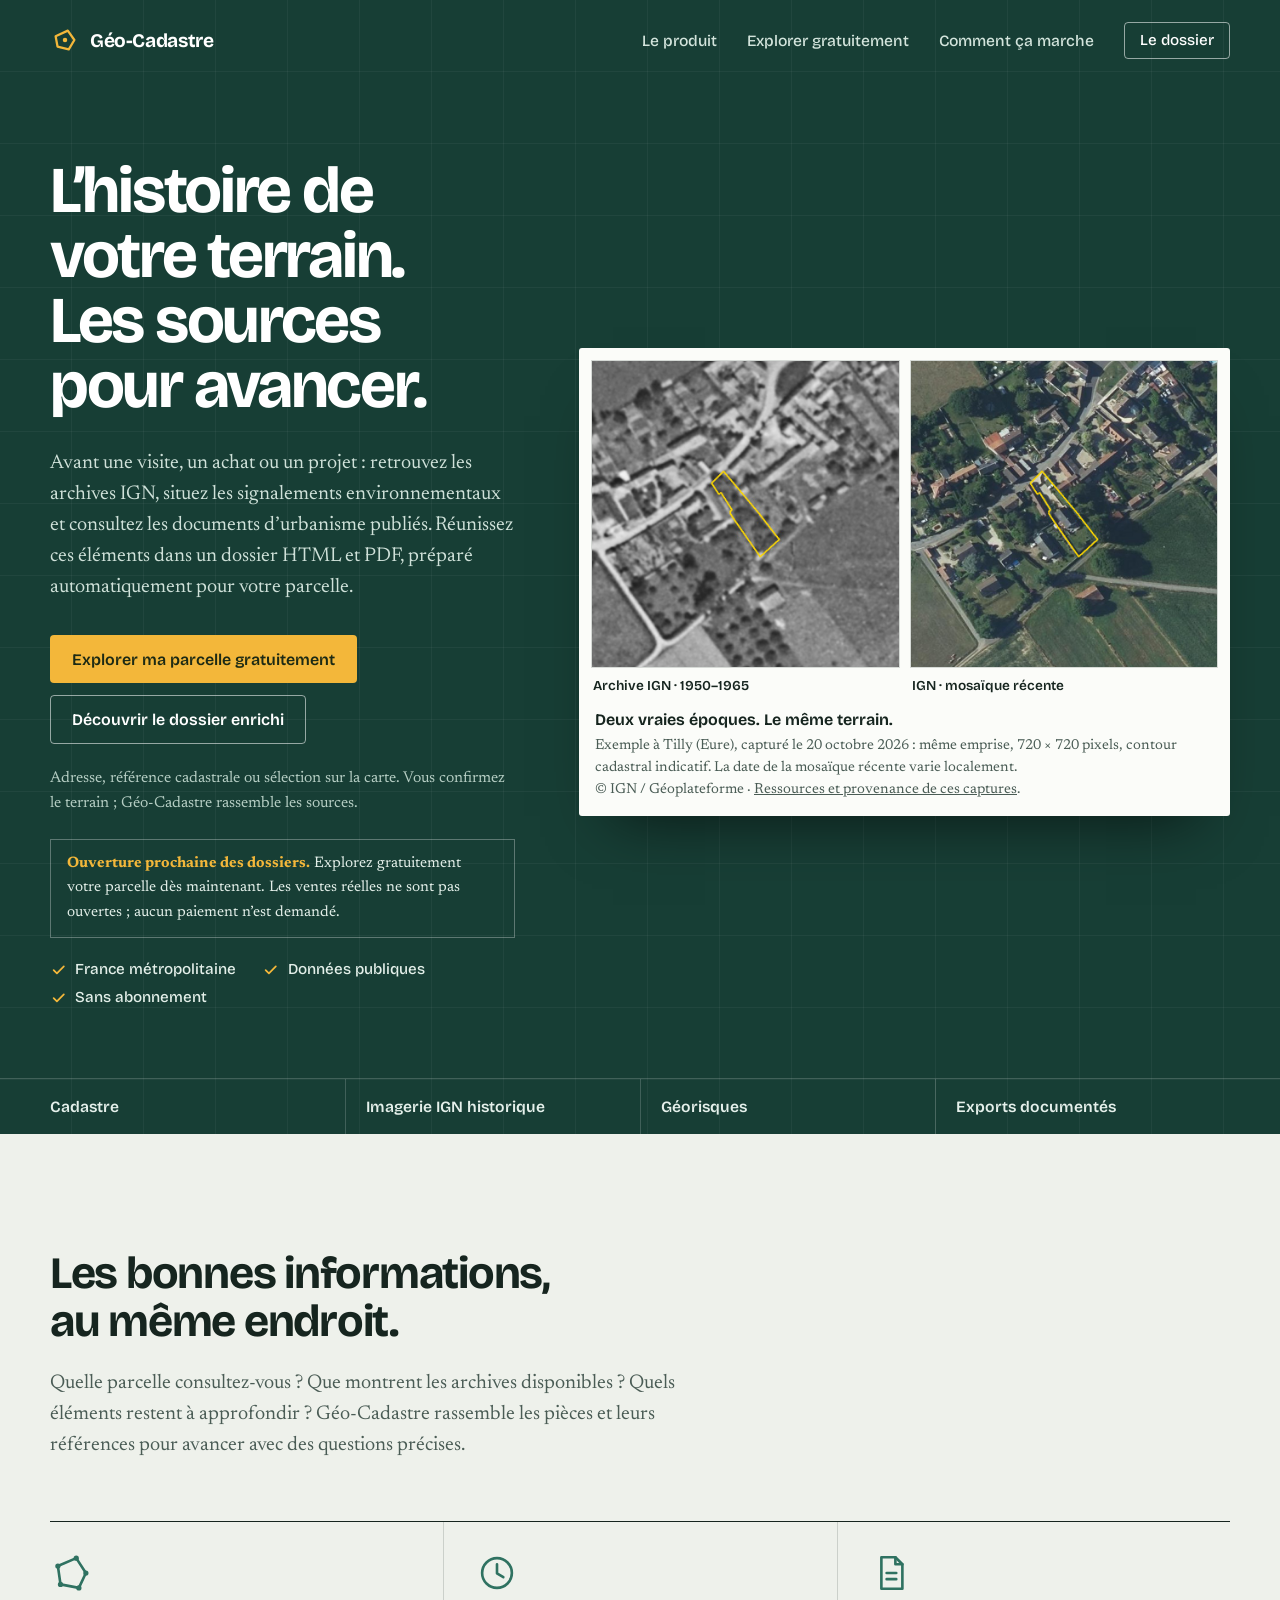
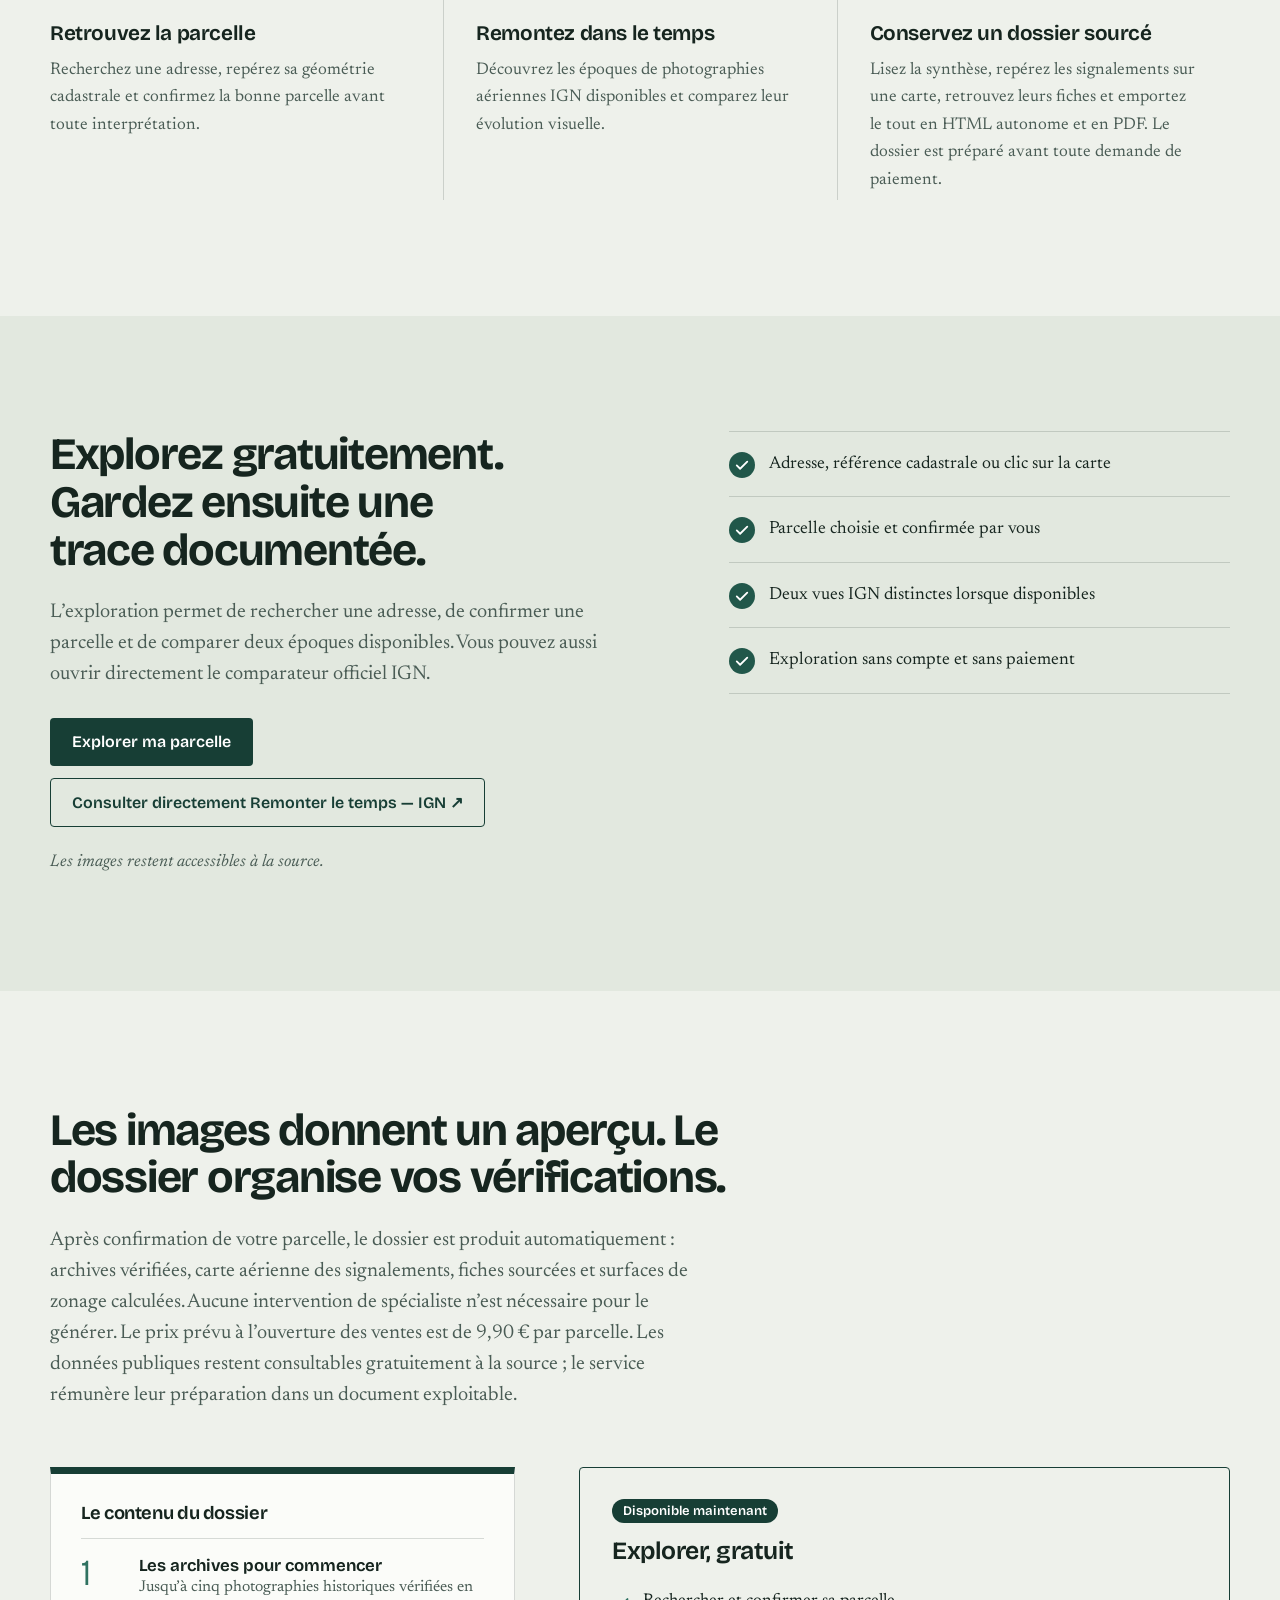
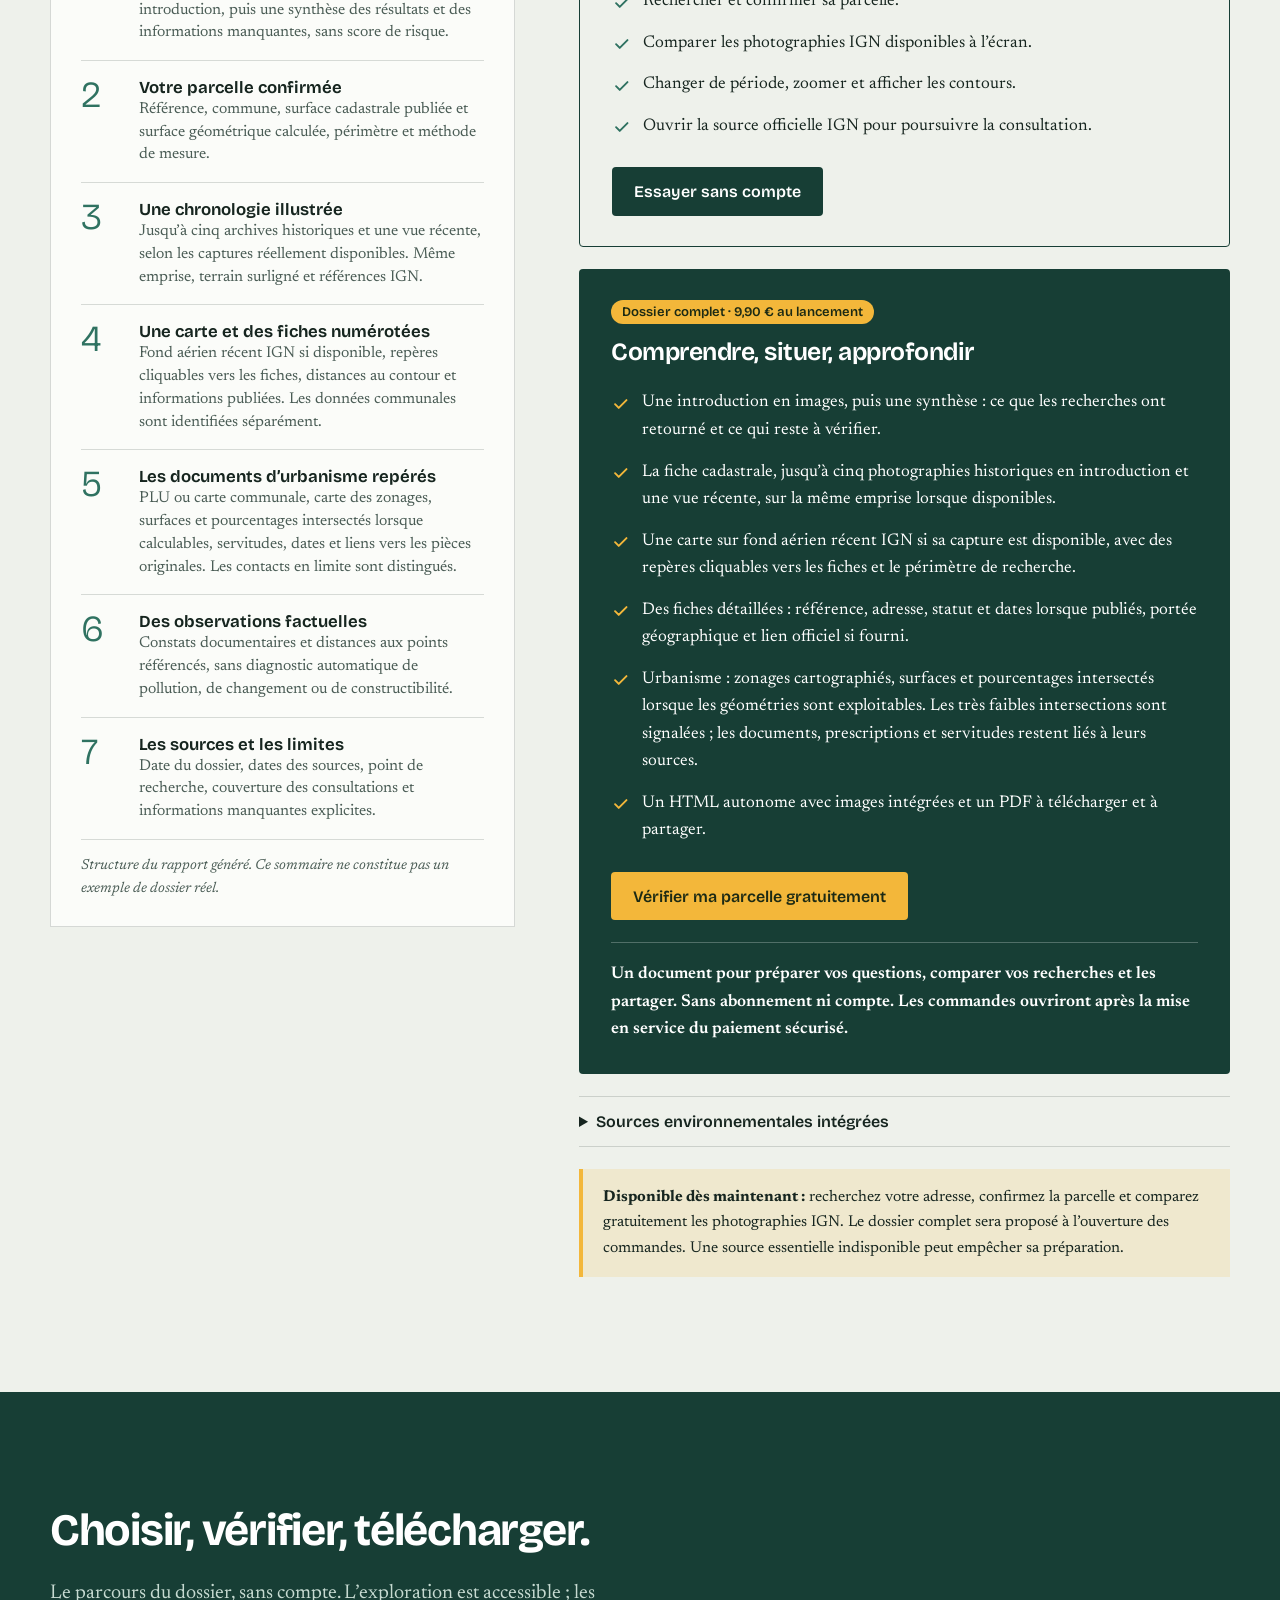
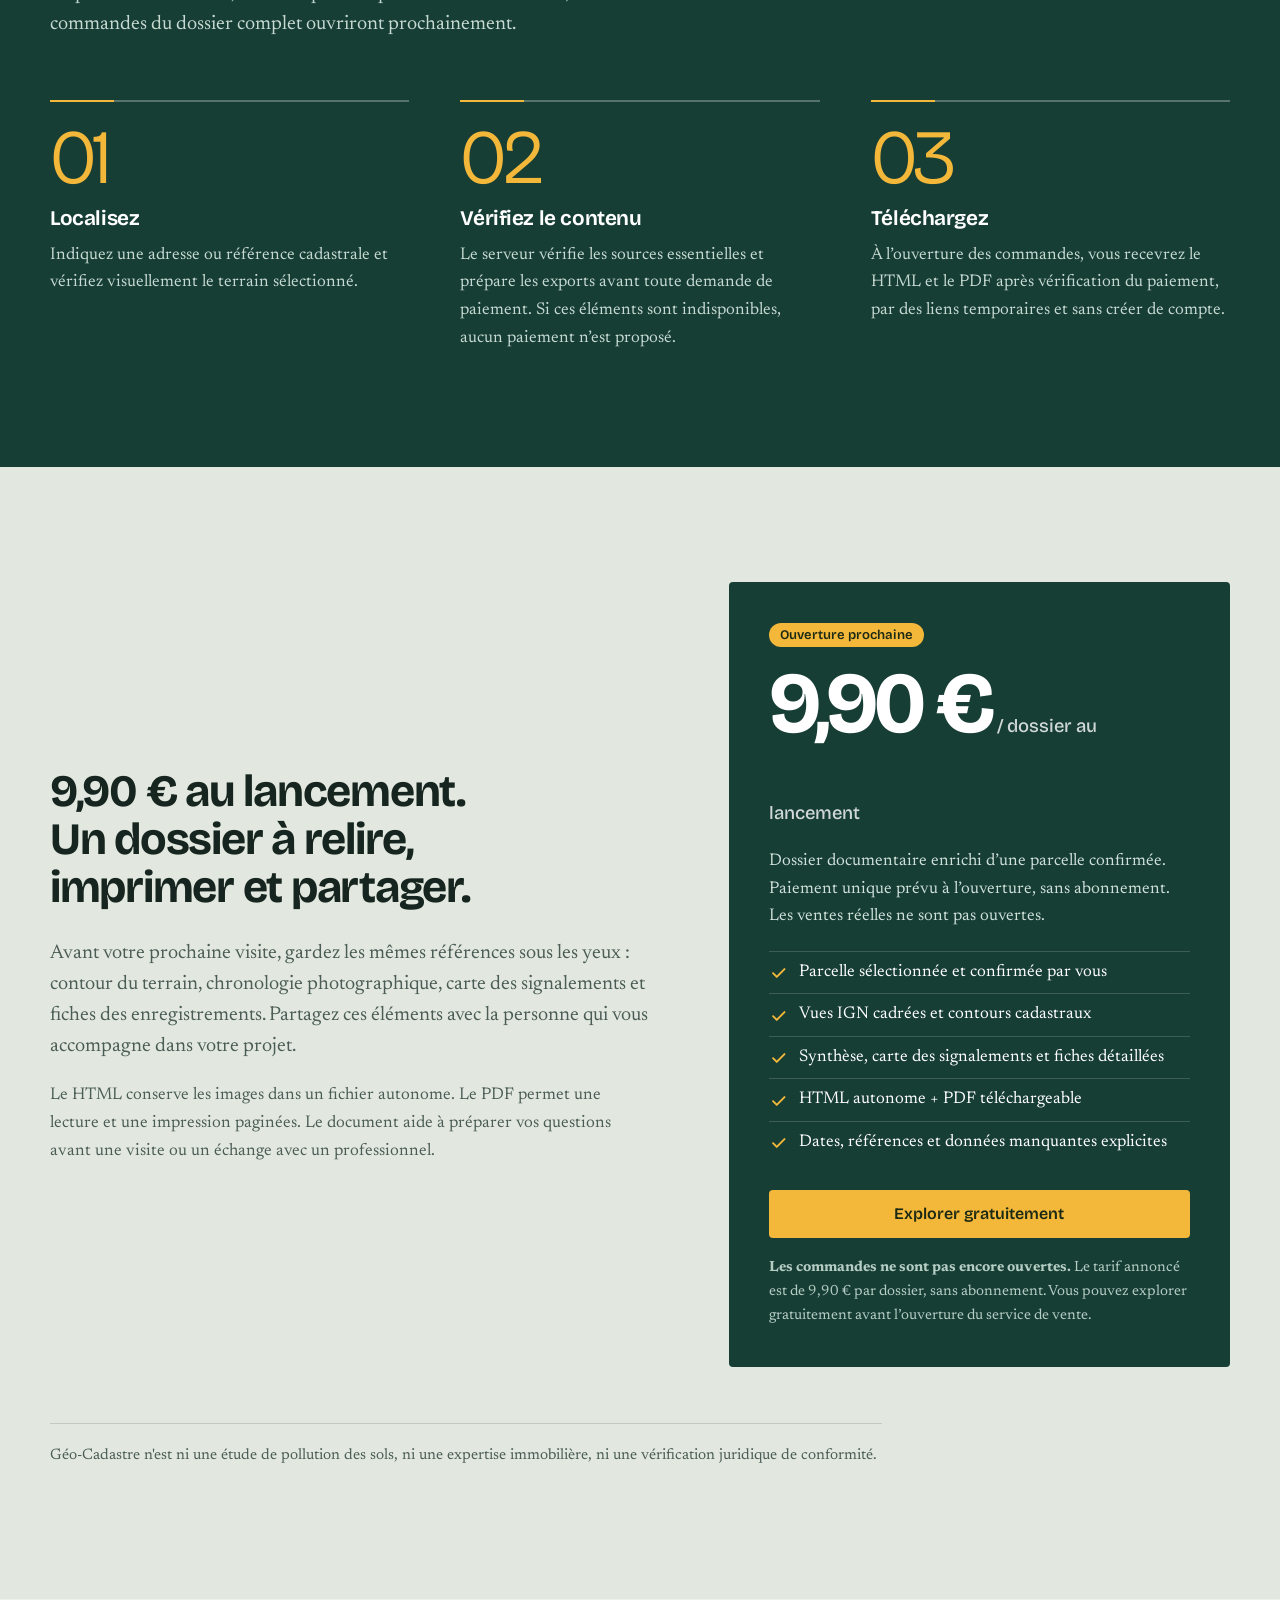
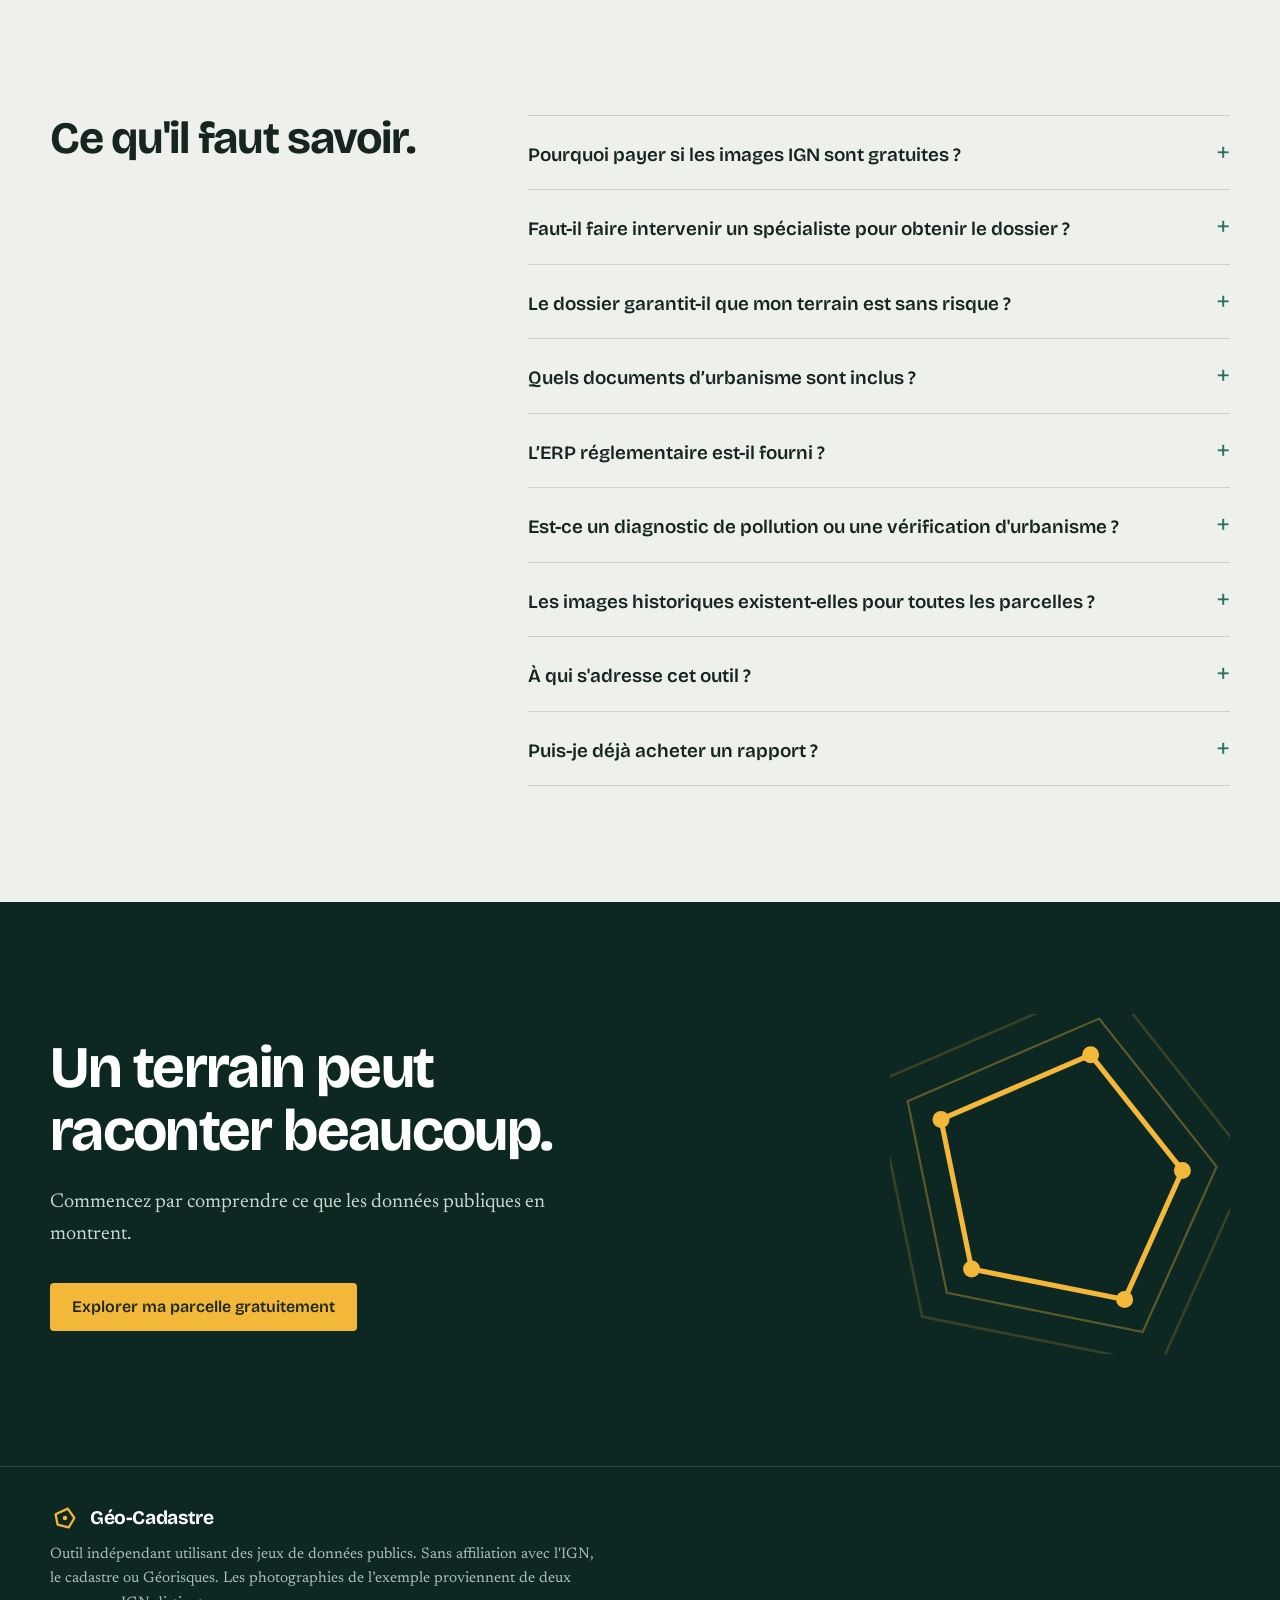
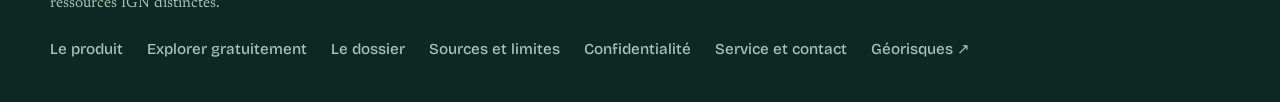
<file: docs/index.html>
<!DOCTYPE html>
<html lang="fr">
<head>
<meta charset="utf-8">
<meta name="viewport" content="width=device-width, initial-scale=1">
<title>Géo-Cadastre — Chaque parcelle a une histoire</title>
<meta name="description" content="Préparez vos questions avant un achat ou un projet : synthèse, jusqu’à cinq photographies historiques IGN vérifiées, carte aérienne des signalements, zonages et documents d’urbanisme référencés en HTML et PDF. Dossier prévu à 9,90 € à l’ouverture des ventes. Exploration gratuite et parcours de livraison en préouverture.">
<meta property="og:title" content="Géo-Cadastre — Chaque parcelle a une histoire">
<meta property="og:description" content="Archives IGN, cadastre, signalements environnementaux et urbanisme : un dossier HTML et PDF sourcé pour votre parcelle.">
<link rel="canonical" href="https://matthieuangeli-code.github.io/satellite-timeline-viewer/">
<meta property="og:type" content="website">
<meta property="og:locale" content="fr_FR">
<meta property="og:site_name" content="Géo-Cadastre">
<meta property="og:url" content="https://matthieuangeli-code.github.io/satellite-timeline-viewer/">
<meta property="og:image" content="https://matthieuangeli-code.github.io/satellite-timeline-viewer/assets/tilly-recent.jpg">
<meta property="og:image:width" content="720"><meta property="og:image:height" content="720">
<meta property="og:image:alt" content="Exemple réel de photographie aérienne IGN à Tilly, contour cadastral en jaune">
<meta name="twitter:card" content="summary_large_image">
<meta name="theme-color" content="#173e35">
<link rel="icon" href="data:image/svg+xml,%3Csvg xmlns='http://www.w3.org/2000/svg' viewBox='0 0 32 32'%3E%3Crect width='32' height='32' rx='6' fill='%23173e35'/%3E%3Cpolygon points='8,12 20,7 25,16 20,25 9,22' fill='none' stroke='%23f3b73a' stroke-width='2.4' stroke-linejoin='round'/%3E%3C/svg%3E">
<link rel="preconnect" href="https://fonts.googleapis.com">
<link rel="preconnect" href="https://fonts.gstatic.com" crossorigin>
<link href="https://fonts.googleapis.com/css2?family=Bricolage+Grotesque:opsz,wght@12..96,300..800&family=Newsreader:ital,opsz,wght@0,6..72,300..700;1,6..72,300..700&display=swap" rel="stylesheet">

<style>
:root{
  --g-950:#0d2722;
  --g-900:#12332c;
  --g-800:#173e35;
  --g-700:#21574a;
  --g-600:#2f7261;
  --paper:#eef1eb;
  --paper-2:#e2e8df;
  --sheet:#fbfcf9;
  --ink:#16251f;
  --ink-2:#4a5c55;
  --line:rgba(22,37,31,.16);
  --amber:#f3b73a;
  --ui:'Bricolage Grotesque','Helvetica Neue',Arial,sans-serif;
  --text:'Newsreader',Georgia,'Times New Roman',serif;
}
*,*::before,*::after{box-sizing:border-box}
html{scroll-behavior:smooth;scroll-padding-top:16px;-webkit-text-size-adjust:100%}
@media (prefers-reduced-motion:reduce){html{scroll-behavior:auto}}
body{margin:0;font:400 1.0625rem/1.62 var(--text);color:var(--ink);background:var(--paper);-webkit-font-smoothing:antialiased;text-rendering:optimizeLegibility}
img,svg{max-width:100%}
a{color:inherit}
ul,ol{margin:0;padding:0;list-style:none}
p{margin:0 0 1em}
:focus-visible{outline:3px solid var(--g-600);outline-offset:3px;border-radius:2px}
.hero :focus-visible,.bg-green :focus-visible,.cta :focus-visible,.foot :focus-visible{outline-color:var(--amber)}

.wrap{width:min(1180px,100% - 2*clamp(20px,4vw,48px));margin-inline:auto}
.skip{position:absolute;left:-999px;top:8px;background:#fff;color:var(--ink);padding:8px 14px;font:600 .9rem var(--ui);z-index:20}
.skip:focus{left:8px}
.ic{width:1.15em;height:1.15em;flex:none}

/* ---------- Typography ---------- */
h1,h2,h3{font-family:var(--ui);margin:0;font-optical-sizing:auto;letter-spacing:-.02em}
h2{font-size:clamp(1.95rem,3.5vw,3.05rem);line-height:1.07;font-weight:700;letter-spacing:-.028em;text-wrap:balance}
h3{font-size:1.3rem;line-height:1.2;font-weight:650}
.lead{font-size:1.25rem;line-height:1.55;max-width:40rem}
.measure{max-width:38rem}
.muted{color:var(--ink-2)}

/* ---------- Buttons ---------- */
.btn{display:inline-flex;align-items:center;justify-content:center;gap:.5em;padding:.85em 1.3em;border-radius:4px;font:600 1rem/1.2 var(--ui);text-decoration:none;border:1.5px solid transparent;cursor:pointer;transition:background-color .15s,color .15s,border-color .15s}
.btn--amber{background:var(--amber);color:#1c2a14}
.btn--amber:hover{background:#ffc95a}
.btn--green{background:var(--g-800);color:#fff}
.btn--green:hover{background:var(--g-700)}
.btn--line{border-color:currentColor;color:var(--g-800)}
.btn--line:hover{background:var(--g-800);color:#fff;border-color:var(--g-800)}
.btn--line-light{border-color:rgba(255,255,255,.55);color:#fff}
.btn--line-light:hover{background:#fff;color:var(--g-800);border-color:#fff}
.btn-row{display:flex;flex-wrap:wrap;gap:12px}
.textlink{font:600 1rem var(--ui);text-underline-offset:4px;text-decoration-thickness:1.5px}

/* ---------- Hero ---------- */
.hero{position:relative;overflow:hidden;color:#fff;background-color:var(--g-800);
  background-image:linear-gradient(rgba(255,255,255,.045) 1px,transparent 1px),linear-gradient(90deg,rgba(255,255,255,.045) 1px,transparent 1px);
  background-size:72px 72px;background-position:-1px -1px}
.top{display:flex;align-items:center;justify-content:space-between;gap:24px;padding-block:22px}
.brand{display:inline-flex;align-items:center;gap:10px;text-decoration:none;font:700 1.2rem var(--ui);letter-spacing:-.02em}
.brand span{font-weight:400;opacity:.75}
.brand svg{width:30px;height:30px}
.nav{display:flex;align-items:center;gap:30px}
.nav a{font:500 .98rem var(--ui);text-decoration:none;color:#d3e4dc}
.nav a:hover{color:#fff;text-decoration:underline;text-underline-offset:5px}
.nav .btn{color:#fff;padding:.55em 1em;font-size:.95rem}
.nav .btn:hover{color:var(--g-800)}
.hero__grid{display:grid;grid-template-columns:minmax(0,5fr) minmax(0,7fr);gap:clamp(32px,5vw,76px);align-items:center;padding-block:clamp(28px,6vw,80px) clamp(44px,6vw,72px)}
.hero h1{font-size:clamp(2.6rem,5.1vw,4.5rem);line-height:1;font-weight:700;letter-spacing:-.035em;text-wrap:balance;margin-bottom:.45em}
.hero .lead{color:#cfe1d9;margin-bottom:1.6em}
.hero__note{margin:1.4em 0 0;font-size:.98rem;color:#b5cdc3;max-width:32rem}
.trust{display:flex;flex-wrap:wrap;gap:10px 26px;margin-top:22px;font:500 .95rem var(--ui);color:#e3efe9}
.trust li{display:inline-flex;align-items:center;gap:8px}
.trust .ic{color:var(--amber)}

/* Verified aerial captures, same geographic frame and pixel size. */
.print{margin:0;background:var(--sheet);padding:12px;border-radius:3px;box-shadow:0 34px 60px -34px rgba(0,0,0,.65);color:var(--ink)}
.print figcaption{padding:16px 4px 4px;font-size:.9rem;line-height:1.5;color:var(--ink-2)}
.print figcaption strong{display:block;font:650 1rem var(--ui);color:var(--ink);margin-bottom:6px}
.aerial-pair{display:grid;grid-template-columns:repeat(2,minmax(0,1fr));gap:10px}
.aerial-view{display:block;text-decoration:none}
.aerial-view img{display:block;width:100%;height:auto;aspect-ratio:1;border:1px solid var(--line)}
.aerial-view span{display:block;font:600 .85rem var(--ui);padding:9px 2px 0}
.release-note{border:1px solid rgba(255,255,255,.3);padding:12px 16px;margin-top:22px;max-width:36rem;font-size:.95rem;color:#e3efe9}
.release-note strong{color:var(--amber)}
@media(max-width:380px){.top{gap:12px;flex-wrap:wrap}.nav .btn{font-size:.85rem}.brand{font-size:1rem}}

/* sources strip */
.strip{border-top:1px solid rgba(255,255,255,.18)}
.strip ul{display:grid;grid-template-columns:repeat(4,1fr)}
.strip li{padding:18px 20px;font:600 .98rem var(--ui);color:#e5f0eb;border-left:1px solid rgba(255,255,255,.18)}
.strip li:first-child{border-left:0;padding-left:0}

/* ---------- Sections ---------- */
.section{padding-block:clamp(64px,9vw,120px)}
.bg-paper2{background:var(--paper-2)}
.bg-green{background:var(--g-800);color:#fff}
.section h2{margin-bottom:.5em}
.intro{max-width:48rem}

.trio{display:grid;grid-template-columns:repeat(3,1fr);margin-top:clamp(36px,5vw,60px);border-top:1.5px solid var(--ink)}
.trio li{padding:30px 32px 6px 0}
.trio li + li{padding-left:32px;border-left:1px solid var(--line)}
.trio .ic{width:42px;height:42px;color:var(--g-600);margin-bottom:18px}
.trio h3{margin-bottom:.45em}
.trio p{color:var(--ink-2);margin:0}

.split{display:grid;grid-template-columns:minmax(0,6fr) minmax(0,5fr);gap:clamp(32px,6vw,88px);align-items:start}
.split .btn-row{margin-top:28px}
.source-note{margin:22px 0 0;font-style:italic;color:var(--ink-2)}
.checks{border-bottom:1px solid var(--line)}
.checks li{display:flex;gap:14px;padding:18px 0;border-top:1px solid var(--line);font-size:1.1rem}
.checks .ic{color:#fff;background:var(--g-700);border-radius:50%;padding:4px;width:26px;height:26px;margin-top:2px}

.dossier{display:grid;grid-template-columns:minmax(0,5fr) minmax(0,7fr);gap:clamp(32px,5vw,72px);margin-top:clamp(36px,5vw,56px);align-items:start}
.sheet{position:sticky;top:24px;background:var(--sheet);border:1px solid var(--line);border-top:7px solid var(--g-800);padding:28px 30px 8px}
.sheet h3{font-size:1.15rem;margin-bottom:6px}
.sheet__cap{margin:0;padding:14px 0 18px;font-size:.9rem;font-style:italic;color:var(--ink-2);border-top:1px solid var(--line)}
.toc{counter-reset:s;margin-top:14px}
.toc li{counter-increment:s;display:grid;grid-template-columns:52px 1fr;column-gap:6px;padding:16px 0;border-top:1px solid var(--line)}
.toc li::before{content:counter(s);grid-row:1 / span 2;font:300 2.3rem/1 var(--ui);color:var(--g-600);letter-spacing:-.04em}
.toc strong{font:650 1.05rem var(--ui)}
.toc span{color:var(--ink-2);font-size:.98rem;line-height:1.45}

.offers{display:grid;gap:22px}
.offer{padding:30px 32px;border-radius:4px}
.offer--free{border:1.5px solid var(--g-800)}
.offer--paid{background:var(--g-800);color:#fff}
.pill{display:inline-block;margin-bottom:14px;padding:4px 11px;border-radius:999px;font:600 .82rem var(--ui)}
.offer--free .pill{background:var(--g-800);color:#fff}
.offer--paid .pill{background:var(--amber);color:#1c2a14}
.offer h3{font-size:1.55rem;margin-bottom:.6em}
.offer li{display:flex;gap:11px;padding:7px 0}
.offer li .ic{margin-top:.25em;color:var(--g-600)}
.offer--paid li .ic{color:var(--amber)}
.offer .btn{margin-top:20px}
.offer__strong{margin:22px 0 0;padding-top:18px;border-top:1px solid rgba(255,255,255,.25);font-weight:600}
.fine{margin:22px 0 0;font-size:.97rem;color:var(--ink-2)}
.fine + .fine{margin-top:14px}
.fine strong{color:var(--ink)}
details.more{margin-top:22px;border-top:1px solid var(--line);border-bottom:1px solid var(--line)}
details.more summary{cursor:pointer;padding:15px 0;font:600 1rem var(--ui)}
details.more p{margin:0 0 16px;color:var(--ink-2);font-size:.97rem}
.note{margin-top:22px;padding:16px 20px;border-left:4px solid var(--amber);background:rgba(243,183,58,.16);font-size:.98rem}
.note p{margin:0}

.steps{display:grid;grid-template-columns:repeat(3,1fr);gap:clamp(24px,4vw,56px);margin-top:clamp(36px,5vw,60px)}
.step{border-top:2px solid rgba(255,255,255,.28);padding-top:18px;position:relative}
.step::before{content:"";position:absolute;top:-2px;left:0;width:64px;height:2px;background:var(--amber)}
.step__n{display:block;font:300 clamp(3.4rem,6vw,5.2rem)/1 var(--ui);color:var(--amber);letter-spacing:-.05em;margin-bottom:10px}
.step h3{margin-bottom:.5em}
.step p{color:#c6dad1;margin:0}
.bg-green .intro p{color:#c6dad1}

.tarif{display:grid;grid-template-columns:minmax(0,6fr) minmax(0,5fr);gap:clamp(32px,6vw,88px);align-items:center}
.tarif h2{margin-bottom:.6em}
.price{background:var(--g-800);color:#fff;padding:clamp(26px,4vw,40px);border-radius:4px}
.price .pill{background:var(--amber);color:#1c2a14}
.price__amount{font:700 clamp(3.3rem,7vw,5.4rem)/1 var(--ui);letter-spacing:-.045em}
.price__amount small{font:500 1.15rem var(--ui);letter-spacing:0;opacity:.8;margin-left:6px}
.price__desc{margin:14px 0 20px;color:#cfe1d9}
.price ul{margin-bottom:6px}
.price li{display:flex;gap:11px;padding:7px 0;border-top:1px solid rgba(255,255,255,.16)}
.price li .ic{color:var(--amber);margin-top:.25em}
.price .btn{margin-top:20px;width:100%}
.price__note{margin:18px 0 0;font-size:.92rem;color:#b5cdc3}
.disclaimer{margin-top:clamp(36px,5vw,56px);padding-top:20px;border-top:1px solid var(--line);font-size:.95rem;color:var(--ink-2);max-width:52rem}

.faq{display:grid;grid-template-columns:minmax(0,4fr) minmax(0,7fr);gap:clamp(28px,6vw,88px);align-items:start}
.faq__head{position:sticky;top:24px}
.faq__list{border-bottom:1px solid var(--line)}
.faq details{border-top:1px solid var(--line)}
.faq summary{display:flex;justify-content:space-between;align-items:baseline;gap:20px;padding:22px 0;cursor:pointer;font:600 1.18rem/1.3 var(--ui);list-style:none}
.faq summary::-webkit-details-marker{display:none}
.faq summary::after{content:"+";font:300 1.8rem/1 var(--ui);color:var(--g-600);flex:none}
.faq details[open] summary::after{content:"–"}
.faq details p{margin:0 0 24px;max-width:38rem;color:var(--ink-2)}

.cta{background:var(--g-950);color:#fff;padding-block:clamp(64px,9vw,112px);overflow:hidden}
.cta__grid{display:grid;grid-template-columns:minmax(0,7fr) minmax(0,4fr);gap:32px;align-items:center}
.cta h2{font-size:clamp(2.2rem,4.6vw,4rem);margin-bottom:.4em}
.cta p{font-size:1.25rem;color:#c6dad1;max-width:34rem;margin-bottom:1.6em}
.cta__art{width:100%;max-width:340px;justify-self:end;color:var(--amber)}
.foot{background:var(--g-950);color:#a9c0b6;border-top:1px solid rgba(255,255,255,.14);padding-block:36px 44px;font-size:.95rem}
.foot__grid{display:flex;flex-wrap:wrap;justify-content:space-between;gap:24px 48px}
.foot .brand{color:#fff;margin-bottom:10px}
.foot p{margin:0;max-width:34rem}
.foot nav{display:flex;flex-wrap:wrap;gap:10px 24px;align-content:flex-start;font:500 .95rem var(--ui)}
.foot nav a{text-decoration:none}
.foot nav a:hover{color:#fff;text-decoration:underline;text-underline-offset:4px}

/* ---------- Responsive ---------- */
@media (max-width:980px){
  .hero__grid,.split,.dossier,.tarif,.faq,.cta__grid{grid-template-columns:1fr}
  .sheet,.faq__head{position:static}
  .cta__art{justify-self:start;max-width:220px;order:-1}
  .nav a:not(.btn){display:none}
}
@media (max-width:760px){
  .trio,.steps{grid-template-columns:1fr}
  .trio li,.trio li + li{padding:26px 0 8px;border-left:0;border-top:1px solid var(--line)}
  .trio{border-top:0}
  .strip ul{grid-template-columns:1fr 1fr}
  .strip li:nth-child(odd){border-left:0;padding-left:0}
  .strip li:nth-child(n+3){border-top:1px solid rgba(255,255,255,.18)}
}
@media (max-width:480px){
  .btn-row .btn{width:100%}
  .offer{padding:24px 22px}
  .sheet{padding:24px 20px 6px}
}
</style>
</head>
<body>

<svg width="0" height="0" style="position:absolute" aria-hidden="true" focusable="false">
  <symbol id="i-check" viewBox="0 0 24 24"><path d="M5 12.5l4.5 4.5L19 7.5" fill="none" stroke="currentColor" stroke-width="2.4" stroke-linecap="round" stroke-linejoin="round"/></symbol>
  <symbol id="i-parcel" viewBox="0 0 24 24"><polygon points="4.5,8 15,3.5 20.5,12 16.5,20.5 6,18.5" fill="none" stroke="currentColor" stroke-width="1.5" stroke-linejoin="round"/><g fill="currentColor"><circle cx="4.5" cy="8" r="1.5"/><circle cx="15" cy="3.5" r="1.5"/><circle cx="20.5" cy="12" r="1.5"/><circle cx="16.5" cy="20.5" r="1.5"/><circle cx="6" cy="18.5" r="1.5"/></g></symbol>
  <symbol id="i-clock" viewBox="0 0 24 24"><g fill="none" stroke="currentColor" stroke-width="1.5" stroke-linecap="round" stroke-linejoin="round"><circle cx="12" cy="12" r="8.5"/><path d="M12 7v5.2l3.6 2.2"/></g></symbol>
  <symbol id="i-doc" viewBox="0 0 24 24"><g fill="none" stroke="currentColor" stroke-width="1.5" stroke-linecap="round" stroke-linejoin="round"><path d="M6.5 3h8l4 4v14h-12z"/><path d="M14.5 3v4h4M9.5 12h5.5M9.5 15.5h5.5"/></g></symbol>
  <symbol id="i-arrows" viewBox="0 0 24 24"><g fill="none" stroke="currentColor" stroke-width="2" stroke-linecap="round" stroke-linejoin="round"><path d="M9 7l-5 5 5 5M15 7l5 5-5 5"/></g></symbol>
  <symbol id="i-logo" viewBox="0 0 32 32"><polygon points="6,12 19,6 26,16 20,26 8,23" fill="none" stroke="#f3b73a" stroke-width="2.4" stroke-linejoin="round"/><circle cx="16" cy="16" r="2.4" fill="#f3b73a"/></symbol>
</svg>

<a class="skip" href="#fonctionnalites">Aller au contenu</a>

<!-- ================= HERO ================= -->
<div class="hero" id="accueil">
  <div class="wrap">
    <header class="top">
      <a class="brand" href="#accueil"><svg aria-hidden="true"><use href="#i-logo"/></svg>Géo-Cadastre</a>
      <nav class="nav" aria-label="Navigation principale">
        <a href="#fonctionnalites">Le produit</a>
        <a href="#demo">Explorer gratuitement</a>
        <a href="#fonctionnement">Comment ça marche</a>
        <a class="btn btn--line-light" href="#tarif">Le dossier</a>
      </nav>
    </header>

    <div class="hero__grid">
      <div>
        <h1>L’histoire de votre terrain. Les sources pour avancer.</h1>
        <p class="lead">Avant une visite, un achat ou un projet : retrouvez les archives IGN, situez les signalements environnementaux et consultez les documents d’urbanisme publiés. Réunissez ces éléments dans un dossier HTML et PDF, préparé automatiquement pour votre parcelle.</p>
        <div class="btn-row">
          <a class="btn btn--amber" href="./demo.html">Explorer ma parcelle gratuitement</a>
          <a class="btn btn--line-light" href="#dossier">Découvrir le dossier enrichi</a>
        </div>
        <p class="hero__note">Adresse, référence cadastrale ou sélection sur la carte. Vous confirmez le terrain ; Géo-Cadastre rassemble les sources.</p><p class="release-note"><strong>Ouverture prochaine des dossiers.</strong> Explorez gratuitement votre parcelle dès maintenant. Les ventes réelles ne sont pas ouvertes ; aucun paiement n’est demandé.</p>
        <ul class="trust">
          <li><svg class="ic" aria-hidden="true"><use href="#i-check"/></svg>France métropolitaine</li>
          <li><svg class="ic" aria-hidden="true"><use href="#i-check"/></svg>Données publiques</li>
          <li><svg class="ic" aria-hidden="true"><use href="#i-check"/></svg>Sans abonnement</li>
        </ul>
      </div>

      <figure class="print" id="exemple-ign">
        <div class="aerial-pair">
          <a class="aerial-view" href="./assets/tilly-1950-1965.jpg" target="_blank" rel="noopener" aria-label="Agrandir l’archive IGN 1950–1965 de Tilly (nouvel onglet)">
            <img src="./assets/tilly-1950-1965.jpg" width="720" height="720" fetchpriority="high" alt="Photographie aérienne IGN 1950–1965 à Tilly, contour cadastral en jaune">
            <span>Archive IGN · 1950–1965</span>
          </a>
          <a class="aerial-view" href="./assets/tilly-recent.jpg" target="_blank" rel="noopener" aria-label="Agrandir la mosaïque IGN récente de Tilly (nouvel onglet)">
            <img src="./assets/tilly-recent.jpg" width="720" height="720" alt="Mosaïque aérienne IGN récente à Tilly, même cadrage et contour cadastral en jaune">
            <span>IGN · mosaïque récente</span>
          </a>
        </div>
        <figcaption>
          <strong>Deux vraies époques. Le même terrain.</strong>
          Exemple à Tilly (Eure), capturé le 20 octobre 2026 : même emprise, 720 × 720 pixels, contour cadastral indicatif. La date de la mosaïque récente varie localement.
          <br>© IGN / Géoplateforme · <a href="./sources.html#exemple">Ressources et provenance de ces captures</a>.
        </figcaption>
      </figure>
    </div>
  </div>

  <div class="strip">
    <div class="wrap">
      <ul>
        <li>Cadastre</li>
        <li>Imagerie IGN historique</li>
        <li>Géorisques</li>
        <li>Exports documentés</li>
      </ul>
    </div>
  </div>
</div>

<main>

<!-- ================= PRODUIT ================= -->
<section class="section" id="fonctionnalites">
  <div class="wrap">
    <div class="intro">
      <h2>Les bonnes informations, au même endroit.</h2>
      <p class="lead muted">Quelle parcelle consultez-vous ? Que montrent les archives disponibles ? Quels éléments restent à approfondir ? Géo-Cadastre rassemble les pièces et leurs références pour avancer avec des questions précises.</p>
    </div>
    <ul class="trio">
      <li>
        <svg class="ic" aria-hidden="true"><use href="#i-parcel"/></svg>
        <h3>Retrouvez la parcelle</h3>
        <p>Recherchez une adresse, repérez sa géométrie cadastrale et confirmez la bonne parcelle avant toute interprétation.</p>
      </li>
      <li>
        <svg class="ic" aria-hidden="true"><use href="#i-clock"/></svg>
        <h3>Remontez dans le temps</h3>
        <p>Découvrez les époques de photographies aériennes IGN disponibles et comparez leur évolution visuelle.</p>
      </li>
      <li>
        <svg class="ic" aria-hidden="true"><use href="#i-doc"/></svg>
        <h3>Conservez un dossier sourcé</h3>
        <p>Lisez la synthèse, repérez les signalements sur une carte, retrouvez leurs fiches et emportez le tout en HTML autonome et en PDF. Le dossier est préparé avant toute demande de paiement.</p>
      </li>
    </ul>
  </div>
</section>

<!-- ================= DEMO ================= -->
<section class="section bg-paper2" id="demo">
  <div class="wrap split">
    <div>
      <h2>Explorez gratuitement. Gardez ensuite une trace documentée.</h2>
      <p class="lead muted">L’exploration permet de rechercher une adresse, de confirmer une parcelle et de comparer deux époques disponibles. Vous pouvez aussi ouvrir directement le comparateur officiel IGN.</p>
      <div class="btn-row">
        <a class="btn btn--green" href="./demo.html">Explorer ma parcelle</a>
        <a class="btn btn--line" href="https://remonterletemps.ign.fr/" target="_blank" rel="noopener">Consulter directement Remonter le temps — IGN ↗</a>
      </div>
      <p class="source-note">Les images restent accessibles à la source.</p>
    </div>
    <ul class="checks">
      <li><svg class="ic" aria-hidden="true"><use href="#i-check"/></svg>Adresse, référence cadastrale ou clic sur la carte</li>
      <li><svg class="ic" aria-hidden="true"><use href="#i-check"/></svg>Parcelle choisie et confirmée par vous</li>
      <li><svg class="ic" aria-hidden="true"><use href="#i-check"/></svg>Deux vues IGN distinctes lorsque disponibles</li>
      <li><svg class="ic" aria-hidden="true"><use href="#i-check"/></svg>Exploration sans compte et sans paiement</li>
    </ul>
  </div>
</section>

<!-- ================= DOSSIER ================= -->
<section class="section" id="dossier">
  <div class="wrap">
    <div class="intro">
      <h2>Les images donnent un aperçu. Le dossier organise vos vérifications.</h2>
      <p class="lead muted">Après confirmation de votre parcelle, le dossier est produit automatiquement : archives vérifiées, carte aérienne des signalements, fiches sourcées et surfaces de zonage calculées. Aucune intervention de spécialiste n’est nécessaire pour le générer. Le prix prévu à l’ouverture des ventes est de 9,90 € par parcelle. Les données publiques restent consultables gratuitement à la source ; le service rémunère leur préparation dans un document exploitable.</p>
    </div>

    <div class="dossier">
      <aside class="sheet" aria-labelledby="sheet-title">
        <h3 id="sheet-title">Le contenu du dossier</h3>
        <ol class="toc">
          <li><strong>Les archives pour commencer</strong><span>Jusqu’à cinq photographies historiques vérifiées en introduction, puis une synthèse des résultats et des informations manquantes, sans score de risque.</span></li>
          <li><strong>Votre parcelle confirmée</strong><span>Référence, commune, surface cadastrale publiée et surface géométrique calculée, périmètre et méthode de mesure.</span></li>
          <li><strong>Une chronologie illustrée</strong><span>Jusqu’à cinq archives historiques et une vue récente, selon les captures réellement disponibles. Même emprise, terrain surligné et références IGN.</span></li>
          <li><strong>Une carte et des fiches numérotées</strong><span>Fond aérien récent IGN si disponible, repères cliquables vers les fiches, distances au contour et informations publiées. Les données communales sont identifiées séparément.</span></li>
          <li><strong>Les documents d’urbanisme repérés</strong><span>PLU ou carte communale, carte des zonages, surfaces et pourcentages intersectés lorsque calculables, servitudes, dates et liens vers les pièces originales. Les contacts en limite sont distingués.</span></li>
          <li><strong>Des observations factuelles</strong><span>Constats documentaires et distances aux points référencés, sans diagnostic automatique de pollution, de changement ou de constructibilité.</span></li>
          <li><strong>Les sources et les limites</strong><span>Date du dossier, dates des sources, point de recherche, couverture des consultations et informations manquantes explicites.</span></li>
        </ol>
        <p class="sheet__cap">Structure du rapport généré. Ce sommaire ne constitue pas un exemple de dossier réel.</p>
      </aside>

      <div>
        <div class="offers">
          <article class="offer offer--free">
            <span class="pill">Disponible maintenant</span>
            <h3>Explorer, gratuit</h3>
            <ul>
              <li><svg class="ic" aria-hidden="true"><use href="#i-check"/></svg>Rechercher et confirmer sa parcelle.</li>
              <li><svg class="ic" aria-hidden="true"><use href="#i-check"/></svg>Comparer les photographies IGN disponibles à l’écran.</li>
              <li><svg class="ic" aria-hidden="true"><use href="#i-check"/></svg>Changer de période, zoomer et afficher les contours.</li>
              <li><svg class="ic" aria-hidden="true"><use href="#i-check"/></svg>Ouvrir la source officielle IGN pour poursuivre la consultation.</li>
            </ul>
            <a class="btn btn--green" href="./demo.html">Essayer sans compte</a>
          </article>

          <article class="offer offer--paid">
            <span class="pill">Dossier complet · 9,90 € au lancement</span>
            <h3>Comprendre, situer, approfondir</h3>
            <ul>
              <li><svg class="ic" aria-hidden="true"><use href="#i-check"/></svg>Une introduction en images, puis une synthèse : ce que les recherches ont retourné et ce qui reste à vérifier.</li>
              <li><svg class="ic" aria-hidden="true"><use href="#i-check"/></svg>La fiche cadastrale, jusqu’à cinq photographies historiques en introduction et une vue récente, sur la même emprise lorsque disponibles.</li>
              <li><svg class="ic" aria-hidden="true"><use href="#i-check"/></svg>Une carte sur fond aérien récent IGN si sa capture est disponible, avec des repères cliquables vers les fiches et le périmètre de recherche.</li>
              <li><svg class="ic" aria-hidden="true"><use href="#i-check"/></svg>Des fiches détaillées : référence, adresse, statut et dates lorsque publiés, portée géographique et lien officiel si fourni.</li>
              <li><svg class="ic" aria-hidden="true"><use href="#i-check"/></svg>Urbanisme : zonages cartographiés, surfaces et pourcentages intersectés lorsque les géométries sont exploitables. Les très faibles intersections sont signalées ; les documents, prescriptions et servitudes restent liés à leurs sources.</li>
              <li><svg class="ic" aria-hidden="true"><use href="#i-check"/></svg>Un HTML autonome avec images intégrées et un PDF à télécharger et à partager.</li>
            </ul>
            <a class="btn btn--amber" href="./demo.html">Vérifier ma parcelle gratuitement</a>
            <p class="offer__strong">Un document pour préparer vos questions, comparer vos recherches et les partager. Sans abonnement ni compte. Les commandes ouvriront après la mise en service du paiement sécurisé.</p>
          </article>
        </div>

        <details class="more">
          <summary>Sources environnementales intégrées</summary>
          <p>Selon les sources disponibles : CASIAS, SIS, ICPE, cavités, mouvements de terrain, argiles et inondation. Une recherche réussie sans résultat, une source indisponible, une requête en échec et une donnée non intégrée sont distinguées. Une absence de résultat ne prouve jamais une absence de risque.</p>
        </details>

        <div class="note">
          <p><strong>Disponible dès maintenant :</strong> recherchez votre adresse, confirmez la parcelle et comparez gratuitement les photographies IGN. Le dossier complet sera proposé à l’ouverture des commandes. Une source essentielle indisponible peut empêcher sa préparation.</p>
        </div>
      </div>
    </div>
  </div>
</section>

<!-- ================= PARCOURS ================= -->
<section class="section bg-green" id="fonctionnement">
  <div class="wrap">
    <div class="intro">
      <h2>Choisir, vérifier, télécharger.</h2>
      <p class="lead">Le parcours du dossier, sans compte. L’exploration est accessible ; les commandes du dossier complet ouvriront prochainement.</p>
    </div>
    <ol class="steps">
      <li class="step">
        <span class="step__n">01</span>
        <h3>Localisez</h3>
        <p>Indiquez une adresse ou référence cadastrale et vérifiez visuellement le terrain sélectionné.</p>
      </li>
      <li class="step">
        <span class="step__n">02</span>
        <h3>Vérifiez le contenu</h3>
        <p>Le serveur vérifie les sources essentielles et prépare les exports avant toute demande de paiement. Si ces éléments sont indisponibles, aucun paiement n’est proposé.</p>
      </li>
      <li class="step">
        <span class="step__n">03</span>
        <h3>Téléchargez</h3>
        <p>À l’ouverture des commandes, vous recevrez le HTML et le PDF après vérification du paiement, par des liens temporaires et sans créer de compte.</p>
      </li>
    </ol>
  </div>
</section>

<!-- ================= TARIF ================= -->
<section class="section bg-paper2" id="tarif">
  <div class="wrap">
    <div class="tarif">
      <div>
        <h2>9,90 € au lancement. Un dossier à relire, imprimer et partager.</h2>
        <p class="lead muted">Avant votre prochaine visite, gardez les mêmes références sous les yeux : contour du terrain, chronologie photographique, carte des signalements et fiches des enregistrements. Partagez ces éléments avec la personne qui vous accompagne dans votre projet.</p>
        <p class="measure muted">Le HTML conserve les images dans un fichier autonome. Le PDF permet une lecture et une impression paginées. Le document aide à préparer vos questions avant une visite ou un échange avec un professionnel.</p>
      </div>

      <div class="price">
        <span class="pill">Ouverture prochaine</span>
        <div class="price__amount">9,90 €<small>/ dossier au lancement</small></div>
        <p class="price__desc">Dossier documentaire enrichi d’une parcelle confirmée. Paiement unique prévu à l’ouverture, sans abonnement. Les ventes réelles ne sont pas ouvertes.</p>
        <ul>
          <li><svg class="ic" aria-hidden="true"><use href="#i-check"/></svg>Parcelle sélectionnée et confirmée par vous</li>
          <li><svg class="ic" aria-hidden="true"><use href="#i-check"/></svg>Vues IGN cadrées et contours cadastraux</li>
          <li><svg class="ic" aria-hidden="true"><use href="#i-check"/></svg>Synthèse, carte des signalements et fiches détaillées</li>
          <li><svg class="ic" aria-hidden="true"><use href="#i-check"/></svg>HTML autonome + PDF téléchargeable</li>
          <li><svg class="ic" aria-hidden="true"><use href="#i-check"/></svg>Dates, références et données manquantes explicites</li>
        </ul>
        <a class="btn btn--amber" href="./demo.html">Explorer gratuitement</a>
        <p class="price__note"><strong>Les commandes ne sont pas encore ouvertes.</strong> Le tarif annoncé est de 9,90 € par dossier, sans abonnement. Vous pouvez explorer gratuitement avant l’ouverture du service de vente.</p>
      </div>
    </div>

    <p class="disclaimer">Géo-Cadastre n'est ni une étude de pollution des sols, ni une expertise immobilière, ni une vérification juridique de conformité.</p>
  </div>
</section>

<!-- ================= FAQ ================= -->
<section class="section" id="faq">
  <div class="wrap faq">
    <div class="faq__head">
      <h2>Ce qu'il faut savoir.</h2>
    </div>
    <div class="faq__list">
      <details>
        <summary>Pourquoi payer si les images IGN sont gratuites ?</summary>
        <p>Vous pouvez consulter gratuitement les images sur le site IGN et utiliser notre démo. Le service prépare un document pour la parcelle que vous avez confirmée : synthèse de lecture, vues sur un même cadrage, carte des signalements localisables, fiches détaillées et références datées. Vous payez ce travail de rassemblement et les exports HTML/PDF, pas un accès exclusif aux données publiques.</p>
      </details>
      <details>
        <summary>Faut-il faire intervenir un spécialiste pour obtenir le dossier ?</summary>
        <p>Non. Vous confirmez la parcelle, puis la collecte, les mesures documentaires et la génération HTML/PDF sont automatiques. Les informations manquantes restent signalées. Le rapport ne certifie ni la pollution, ni la constructibilité, ni la conformité d’un bâtiment ; une décision sur ces sujets peut nécessiter des démarches distinctes.</p>
      </details>
      <details>
        <summary>Le dossier garantit-il que mon terrain est sans risque ?</summary>
        <p>Non. Le dossier indique ce que les sources consultées permettent de documenter, ainsi que leurs limites et leurs éventuelles indisponibilités. Il ne remplace ni un état des risques réglementaire, ni une étude de sol, ni une expertise environnementale ou juridique.</p>
      </details>
      <details>
        <summary>Quels documents d’urbanisme sont inclus ?</summary>
        <p>Le dossier recherche les documents publiés sur le Géoportail de l’urbanisme, les zonages, prescriptions et servitudes intersectant votre parcelle. Il calcule les surfaces intersectées et leur part de la parcelle lorsque les géométries sont exploitables, distingue les contacts en limite et signale les très faibles intersections. Il conserve les références, dates publiées et liens vers les pièces originales lorsqu’ils sont fournis. Ces pièces restent à consulter en ligne ; elles ne sont pas annexées intégralement au PDF. Une recherche sans résultat ne prouve pas l’absence de règle applicable. L’actualité et l’opposabilité doivent être confirmées auprès de la mairie.</p>
      </details>
      <details>
        <summary>L’ERP réglementaire est-il fourni ?</summary>
        <p>Non. Le rapport indique la démarche officielle ERRIAL pour établir et compléter cet état des risques. La délivrance automatique d’un ERP conforme, ses déclarations vendeur et ses annexes ne sont pas intégrées. Les arrêtés CatNat et l’analyse réglementaire complète des PPR restent à vérifier. Les signalements du rapport ne remplacent pas cet ERP.</p>
      </details>
      <details>
        <summary>Est-ce un diagnostic de pollution ou une vérification d'urbanisme ?</summary>
        <p>Non. Géo-Cadastre réunit des informations publiques et facilite un premier examen historique. Une pollution ou la conformité d'une construction ne peuvent pas être conclues à partir de ces seules données.</p>
      </details>
      <details>
        <summary>Les images historiques existent-elles pour toutes les parcelles ?</summary>
        <p>Les dates et couches disponibles varient selon la localisation. Certaines images anciennes correspondent à une période d'acquisition et non à une date précise. Leur géoréférencement et leur résolution peuvent différer des images récentes.</p>
      </details>
      <details>
        <summary>À qui s'adresse cet outil ?</summary>
        <p>Aux curieux, acheteurs, propriétaires et professionnels qui souhaitent gagner du temps pour rassembler des éléments documentaires. Il ne remplace pas les professionnels compétents pour les décisions à risque.</p>
      </details>
      <details>
        <summary>Puis-je déjà acheter un rapport ?</summary>
        <p>L’exploration gratuite est disponible. Les commandes du dossier complet ne sont pas encore ouvertes. Elles le seront après la mise en service du paiement sécurisé et la publication des conditions de vente applicables. Aucun paiement n’est demandé actuellement.</p>
      </details>
    </div>
  </div>
</section>

</main>

<!-- ================= CTA FINAL ================= -->
<section class="cta">
  <div class="wrap cta__grid">
    <div>
      <h2>Un terrain peut raconter beaucoup.</h2>
      <p>Commencez par comprendre ce que les données publiques en montrent.</p>
      <a class="btn btn--amber" href="./demo.html">Explorer ma parcelle gratuitement</a>
    </div>
    <svg class="cta__art" viewBox="0 0 200 200" aria-hidden="true" focusable="false">
      <g fill="none" stroke="currentColor" stroke-linejoin="round">
        <polygon points="30,62 118,24 172,92 138,168 48,150" stroke-width="3"/>
        <polygon points="30,62 118,24 172,92 138,168 48,150" stroke-width="1" opacity=".35" transform="translate(100 100) scale(1.28) translate(-100 -100)"/>
        <polygon points="30,62 118,24 172,92 138,168 48,150" stroke-width="1" opacity=".18" transform="translate(100 100) scale(1.56) translate(-100 -100)"/>
      </g>
      <g fill="currentColor"><circle cx="30" cy="62" r="5"/><circle cx="118" cy="24" r="5"/><circle cx="172" cy="92" r="5"/><circle cx="138" cy="168" r="5"/><circle cx="48" cy="150" r="5"/></g>
    </svg>
  </div>
</section>

<footer class="foot">
  <div class="wrap foot__grid">
    <div>
      <a class="brand" href="#accueil"><svg aria-hidden="true"><use href="#i-logo"/></svg>Géo-Cadastre</a>
      <p>Outil indépendant utilisant des jeux de données publics. Sans affiliation avec l'IGN, le cadastre ou Géorisques. Les photographies de l’exemple proviennent de deux ressources IGN distinctes.</p>
    </div>
    <nav aria-label="Pied de page">
      <a href="#fonctionnalites">Le produit</a>
      <a href="./demo.html">Explorer gratuitement</a>
      <a href="#tarif">Le dossier</a>
      <a href="./sources.html">Sources et limites</a>
      <a href="./confidentialite.html">Confidentialité</a>
      <a href="./service.html">Service et contact</a>
      <a href="https://www.georisques.gouv.fr/" target="_blank" rel="noopener">Géorisques ↗</a>
    </nav>
  </div>
</footer>

</body>
</html>
</file>
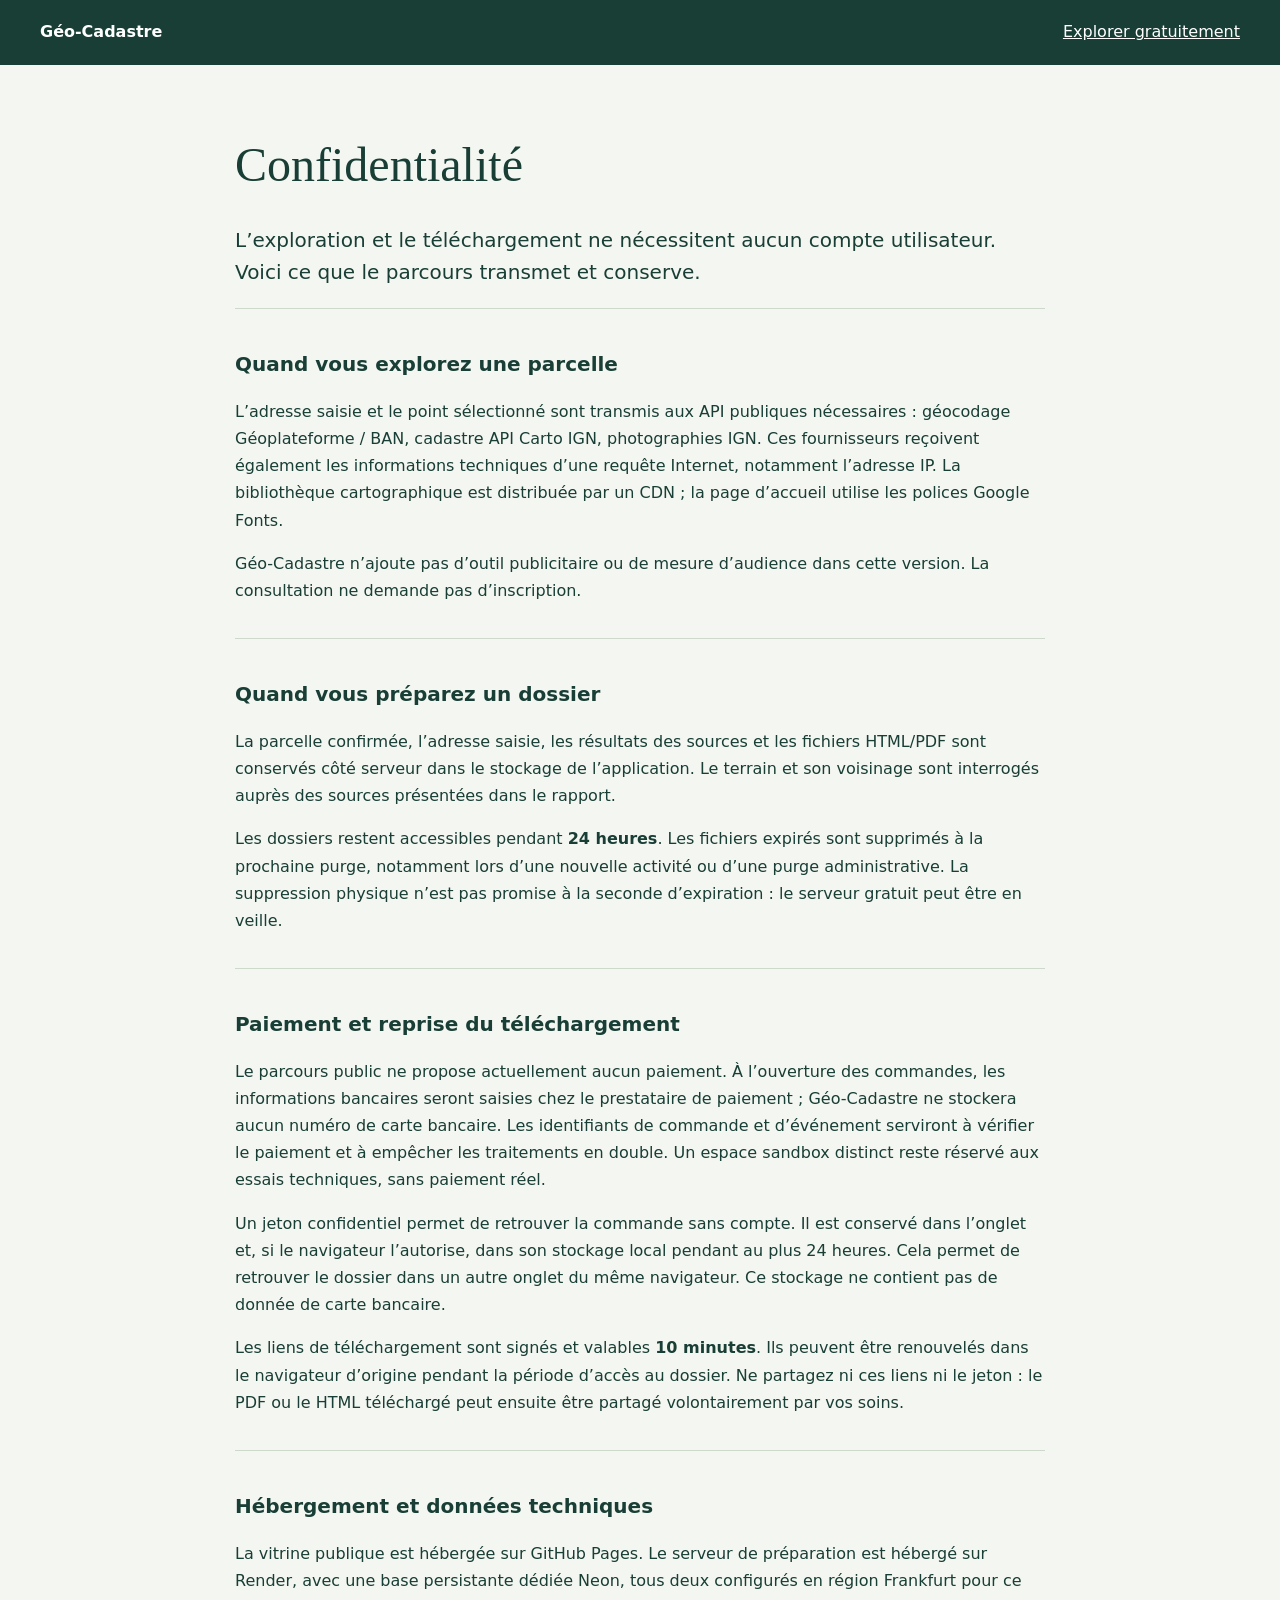
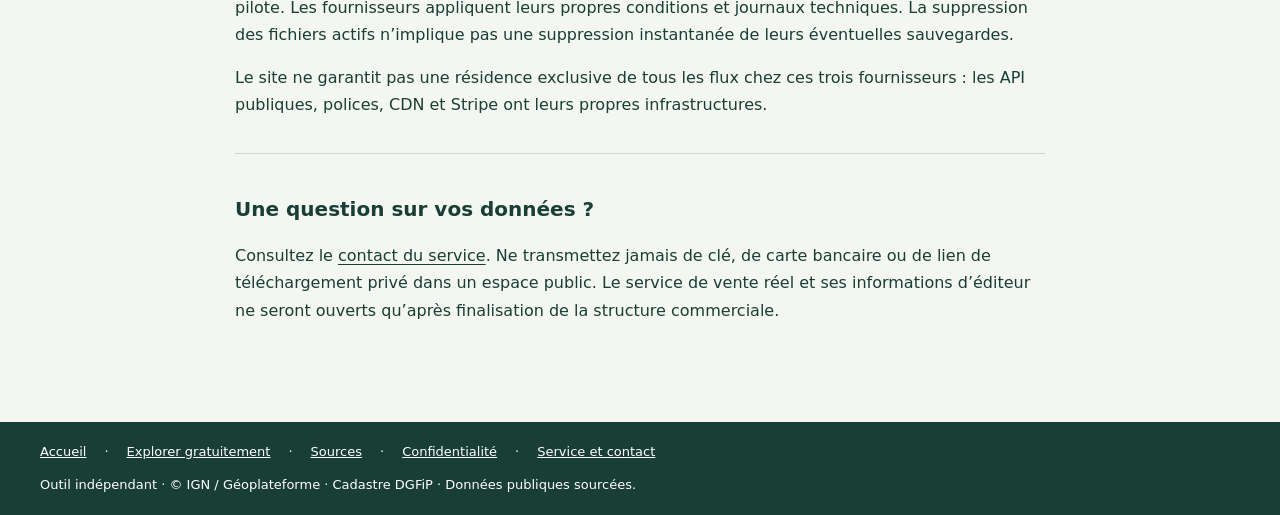
<file: docs/confidentialite.html>
<!doctype html><html lang="fr"><head><meta charset="utf-8"><meta name="viewport" content="width=device-width,initial-scale=1"><title>Confidentialité — Géo-Cadastre</title><meta name="description" content="Données transmises, stockage temporaire des dossiers, jetons de reprise et confidentialité de Géo-Cadastre."><meta name="theme-color" content="#173e35"><link rel="canonical" href="https://matthieuangeli-code.github.io/satellite-timeline-viewer/confidentialite.html"><link rel="stylesheet" href="./assets/sitehistory.css?v=20261020-release"></head><body><a class="skip" href="#contenu">Aller au contenu</a><header><a href="./" class="brand">Géo-Cadastre</a><a href="./demo.html">Explorer gratuitement</a></header><main id="contenu" class="info-page"><h1>Confidentialité</h1><p class="intro-copy">L’exploration et le téléchargement ne nécessitent aucun compte utilisateur. Voici ce que le parcours transmet et conserve.</p>
<section><h2>Quand vous explorez une parcelle</h2><p>L’adresse saisie et le point sélectionné sont transmis aux API publiques nécessaires : géocodage Géoplateforme / BAN, cadastre API Carto IGN, photographies IGN. Ces fournisseurs reçoivent également les informations techniques d’une requête Internet, notamment l’adresse IP. La bibliothèque cartographique est distribuée par un CDN ; la page d’accueil utilise les polices Google Fonts.</p><p>Géo-Cadastre n’ajoute pas d’outil publicitaire ou de mesure d’audience dans cette version. La consultation ne demande pas d’inscription.</p></section>
<section><h2>Quand vous préparez un dossier</h2><p>La parcelle confirmée, l’adresse saisie, les résultats des sources et les fichiers HTML/PDF sont conservés côté serveur dans le stockage de l’application. Le terrain et son voisinage sont interrogés auprès des sources présentées dans le rapport.</p><p>Les dossiers restent accessibles pendant <b>24 heures</b>. Les fichiers expirés sont supprimés à la prochaine purge, notamment lors d’une nouvelle activité ou d’une purge administrative. La suppression physique n’est pas promise à la seconde d’expiration : le serveur gratuit peut être en veille.</p></section>
<section><h2>Paiement et reprise du téléchargement</h2><p>Le parcours public ne propose actuellement aucun paiement. À l’ouverture des commandes, les informations bancaires seront saisies chez le prestataire de paiement ; Géo-Cadastre ne stockera aucun numéro de carte bancaire. Les identifiants de commande et d’événement serviront à vérifier le paiement et à empêcher les traitements en double. Un espace sandbox distinct reste réservé aux essais techniques, sans paiement réel.</p><p>Un jeton confidentiel permet de retrouver la commande sans compte. Il est conservé dans l’onglet et, si le navigateur l’autorise, dans son stockage local pendant au plus 24 heures. Cela permet de retrouver le dossier dans un autre onglet du même navigateur. Ce stockage ne contient pas de donnée de carte bancaire.</p><p>Les liens de téléchargement sont signés et valables <b>10 minutes</b>. Ils peuvent être renouvelés dans le navigateur d’origine pendant la période d’accès au dossier. Ne partagez ni ces liens ni le jeton : le PDF ou le HTML téléchargé peut ensuite être partagé volontairement par vos soins.</p></section>
<section><h2>Hébergement et données techniques</h2><p>La vitrine publique est hébergée sur GitHub Pages. Le serveur de préparation est hébergé sur Render, avec une base persistante dédiée Neon, tous deux configurés en région Frankfurt pour ce pilote. Les fournisseurs appliquent leurs propres conditions et journaux techniques. La suppression des fichiers actifs n’implique pas une suppression instantanée de leurs éventuelles sauvegardes.</p><p>Le site ne garantit pas une résidence exclusive de tous les flux chez ces trois fournisseurs : les API publiques, polices, CDN et Stripe ont leurs propres infrastructures.</p></section>
<section><h2>Une question sur vos données ?</h2><p>Consultez le <a href="./service.html#contact">contact du service</a>. Ne transmettez jamais de clé, de carte bancaire ou de lien de téléchargement privé dans un espace public. Le service de vente réel et ses informations d’éditeur ne seront ouverts qu’après finalisation de la structure commerciale.</p></section></main><footer><nav aria-label="Navigation"><a href="./">Accueil</a> · <a href="./demo.html">Explorer gratuitement</a> · <a href="./sources.html">Sources</a> · <a href="./confidentialite.html">Confidentialité</a> · <a href="./service.html">Service et contact</a></nav><p>Outil indépendant · © IGN / Géoplateforme · Cadastre DGFiP · Données publiques sourcées.</p></footer></body></html>
</file>
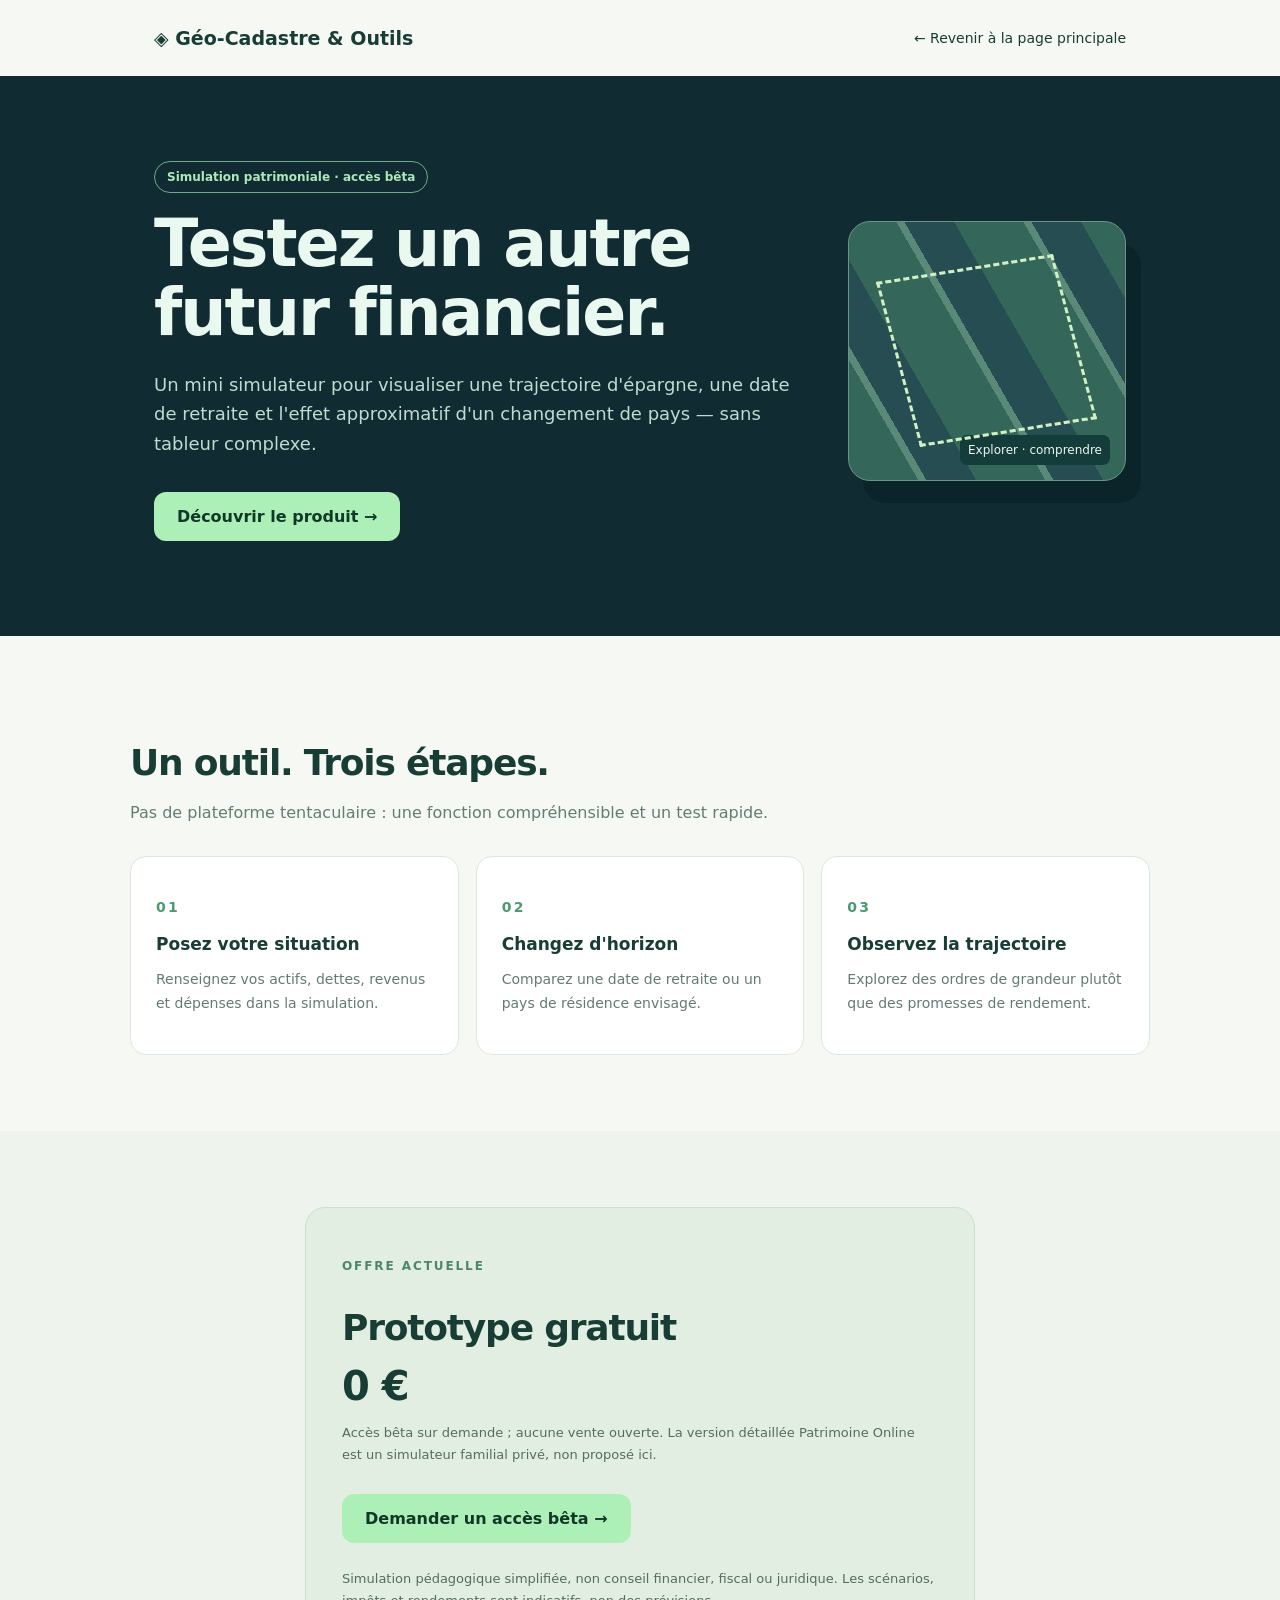
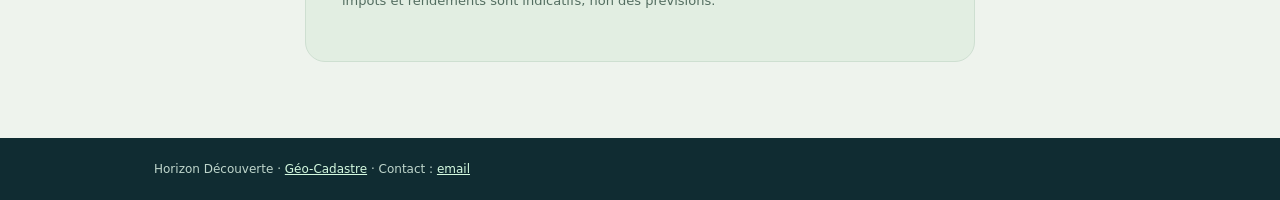
<file: docs/horizon.html>
<!doctype html><html lang="fr"><head><meta charset="utf-8"><meta name="viewport" content="width=device-width,initial-scale=1"><meta name="description" content="Un mini simulateur pour visualiser une trajectoire d'épargne, une date de retraite et l'effet approximatif d'un changement de pays — sans tableur complexe."><title>Horizon Découverte — Outils simples</title><style>*{box-sizing:border-box}html{scroll-behavior:smooth}body{margin:0;background:#f6f8f4;color:#183d35;font-family:Inter,ui-sans-serif,system-ui,-apple-system,Segoe UI,sans-serif}a{color:inherit}.wrap{max-width:1020px;margin:auto;padding:0 24px}.top{display:flex;justify-content:space-between;align-items:center;height:76px}.top a{text-decoration:none;font-size:14px}.brand{font-weight:850;font-size:19px!important}.hero{background:#102c32;color:#eaf9ef;padding:85px 0 95px}.hero .wrap{display:grid;grid-template-columns:1.4fr .6fr;align-items:center;gap:44px}.eyebrow{font-size:12px;font-weight:800;letter-spacing:.16em;text-transform:uppercase;color:#a1e7b6}.hero h1{font-size:clamp(39px,5.5vw,65px);letter-spacing:-2px;line-height:1.06;margin:17px 0 22px}.lead{font-size:18px;line-height:1.65;color:#c0dbd0}.pill{display:inline-block;border:1px solid #6fa88c;color:#aee9ba;border-radius:24px;padding:8px 12px;font-size:12px;font-weight:750}.figure{height:260px;border:1px solid #6b9489;border-radius:22px;background:repeating-linear-gradient(60deg,#34665a 0 60px,#598977 60px 67px,#254d52 67px 110px);position:relative;box-shadow:15px 22px 0 #0a2429}.figure:after{content:"";position:absolute;inset:18%;border:3px dashed #d0f0c3;transform:skew(15deg,-9deg)}.figure span{position:absolute;bottom:15px;right:15px;background:#143c3a;border-radius:7px;padding:8px;font-size:12px}.btn{display:inline-block;border-radius:12px;background:#adf0b7;color:#113729;text-decoration:none;font-weight:800;padding:15px 23px;margin-top:15px}.section{padding:76px 0}h2{font-size:36px;letter-spacing:-1.2px;margin-bottom:15px}p{line-height:1.7}.soft{color:#637d71}.cards{display:grid;grid-template-columns:repeat(3,1fr);gap:17px;margin-top:30px}.card{background:white;border:1px solid #dce8df;padding:25px;border-radius:16px}.card b{font-size:17px}.card p{font-size:14px;color:#647b70}.price{background:#e2eee2;border:1px solid #cedfd1;padding:36px;border-radius:20px;max-width:670px;margin:auto}.price .amount{font-size:40px;font-weight:850;letter-spacing:-1px}.price .note{font-size:13px;color:#536d60}.footer{background:#102c32;color:#bfd6cc;padding:24px 0;font-size:12px}.footer a{color:#d4fae0}@media(max-width:760px){.hero .wrap{grid-template-columns:1fr}.hero{padding:60px 0}.figure{height:140px}.cards{grid-template-columns:1fr}h2{font-size:29px}}</style></head><body><header class="top wrap"><a class="brand" href="./">◈ Géo-Cadastre & Outils</a><a href="./">← Revenir à la page principale</a></header><main><section class="hero"><div class="wrap"><div><span class="pill">Simulation patrimoniale · accès bêta</span><h1>Testez un autre futur financier.</h1><p class="lead">Un mini simulateur pour visualiser une trajectoire d'épargne, une date de retraite et l'effet approximatif d'un changement de pays — sans tableur complexe.</p><a class="btn" href="#offre">Découvrir le produit →</a></div><div class="figure" role="img" aria-label="Illustration abstraite, non géographique"><span>Explorer · comprendre</span></div></div></section><section class="section wrap"><h2>Un outil. Trois étapes.</h2><p class="soft">Pas de plateforme tentaculaire : une fonction compréhensible et un test rapide.</p><div class="cards"><div class="card"><p class="eyebrow" style="color:#4b9b71">01</p><b>Posez votre situation</b><p>Renseignez vos actifs, dettes, revenus et dépenses dans la simulation.</p></div><div class="card"><p class="eyebrow" style="color:#4b9b71">02</p><b>Changez d'horizon</b><p>Comparez une date de retraite ou un pays de résidence envisagé.</p></div><div class="card"><p class="eyebrow" style="color:#4b9b71">03</p><b>Observez la trajectoire</b><p>Explorez des ordres de grandeur plutôt que des promesses de rendement.</p></div></div></section><section class="section" id="offre" style="background:#eef3ed"><div class="wrap"><div class="price"><p class="eyebrow" style="color:#4d866a">Offre actuelle</p><h2>Prototype gratuit</h2><div class="amount">0 €</div><p class="note">Accès bêta sur demande ; aucune vente ouverte. La version détaillée Patrimoine Online est un simulateur familial privé, non proposé ici.</p><a class="btn" href="mailto:matt@alexmattetc.fr?subject=Horizon%20D%C3%A9couverte%20-%20acc%C3%A8s%20b%C3%AAta" rel="noopener">Demander un accès bêta →</a><p class="note" style="margin-top:25px">Simulation pédagogique simplifiée, non conseil financier, fiscal ou juridique. Les scénarios, impôts et rendements sont indicatifs, non des prévisions.</p></div></div></section></main><footer class="footer"><div class="wrap">Horizon Découverte · <a href="./">Géo-Cadastre</a> · Contact : <a href="mailto:matt@alexmattetc.fr?subject=Horizon%20D%C3%A9couverte">email</a></div></footer></body></html>
</file>
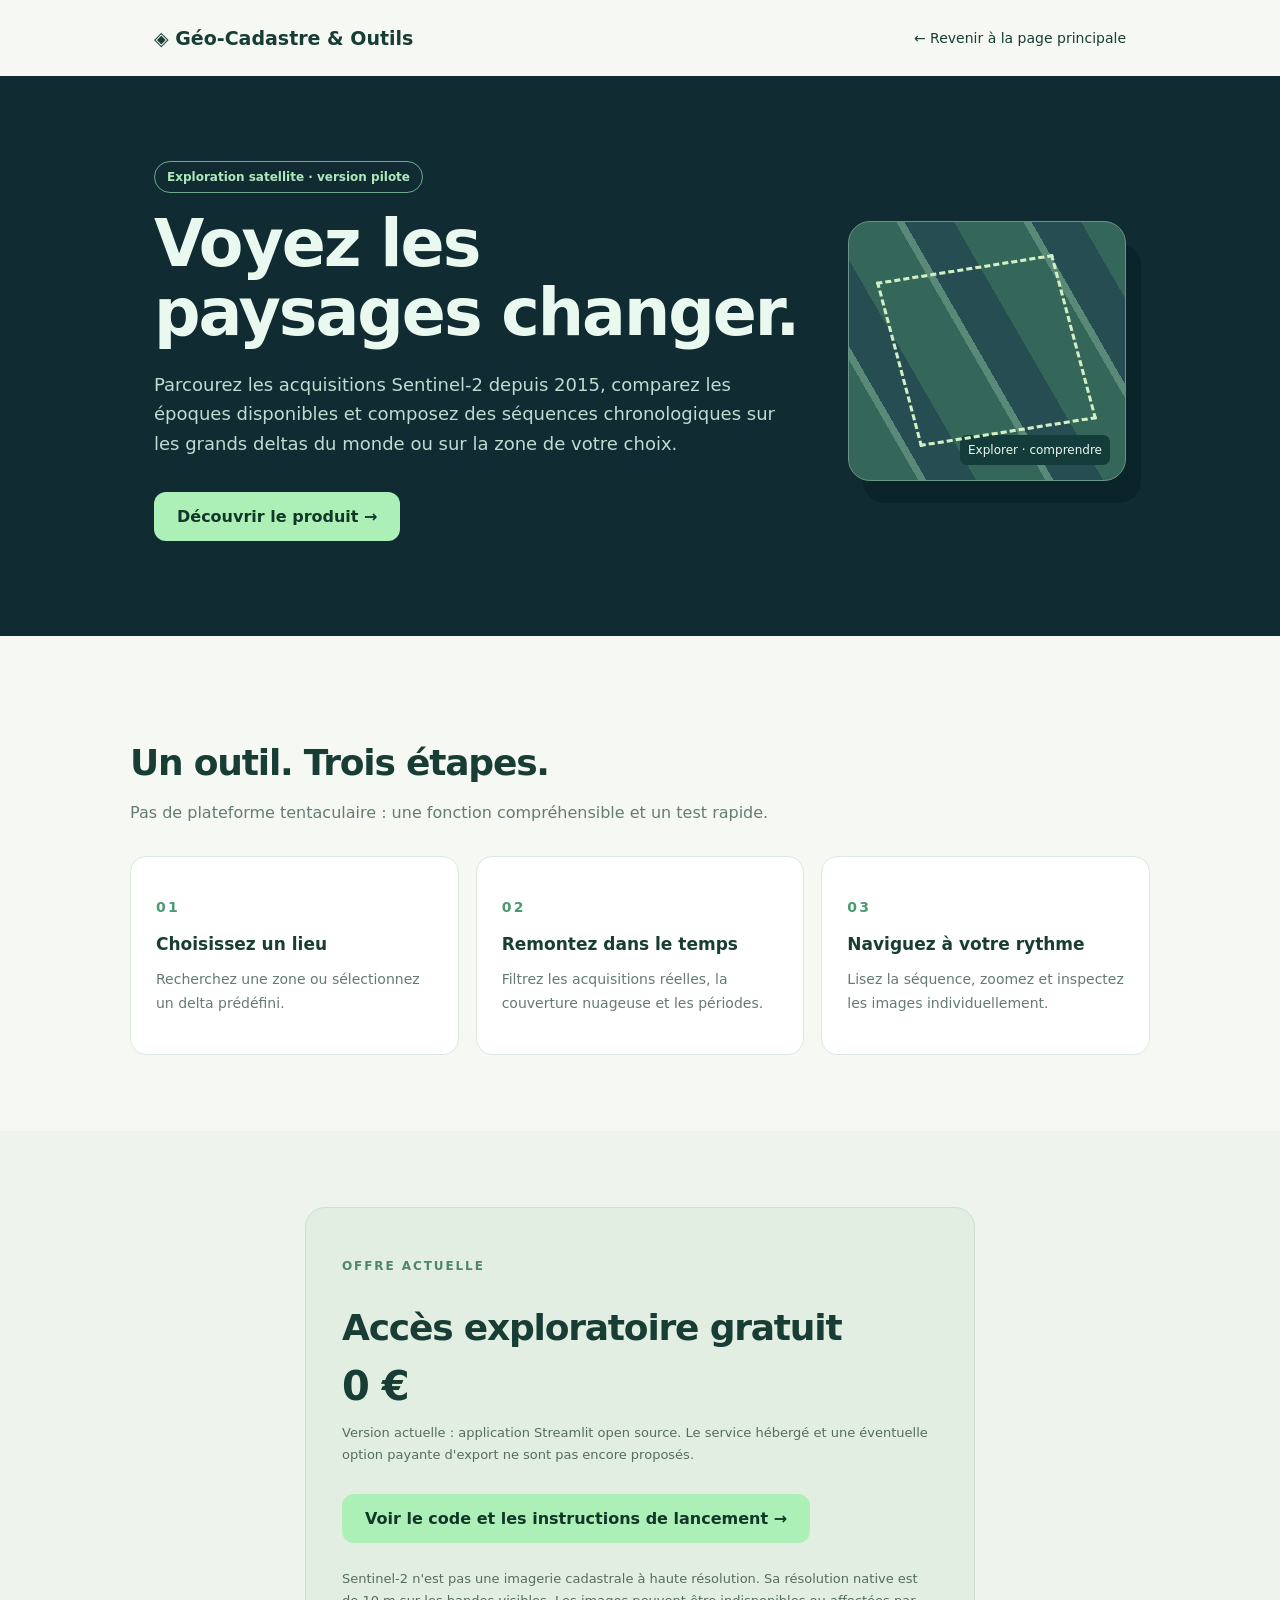
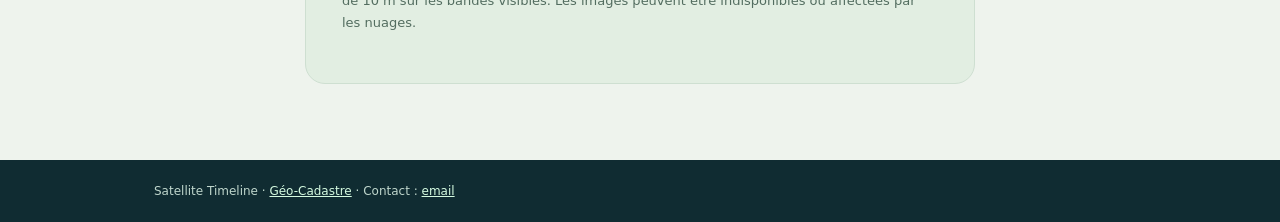
<file: docs/satellite.html>
<!doctype html><html lang="fr"><head><meta charset="utf-8"><meta name="viewport" content="width=device-width,initial-scale=1"><meta name="description" content="Parcourez les acquisitions Sentinel-2 depuis 2015, comparez les époques disponibles et composez des séquences chronologiques sur les grands deltas du monde ou sur la zone de votre choix."><title>Satellite Timeline — Outils simples</title><style>*{box-sizing:border-box}html{scroll-behavior:smooth}body{margin:0;background:#f6f8f4;color:#183d35;font-family:Inter,ui-sans-serif,system-ui,-apple-system,Segoe UI,sans-serif}a{color:inherit}.wrap{max-width:1020px;margin:auto;padding:0 24px}.top{display:flex;justify-content:space-between;align-items:center;height:76px}.top a{text-decoration:none;font-size:14px}.brand{font-weight:850;font-size:19px!important}.hero{background:#102c32;color:#eaf9ef;padding:85px 0 95px}.hero .wrap{display:grid;grid-template-columns:1.4fr .6fr;align-items:center;gap:44px}.eyebrow{font-size:12px;font-weight:800;letter-spacing:.16em;text-transform:uppercase;color:#a1e7b6}.hero h1{font-size:clamp(39px,5.5vw,65px);letter-spacing:-2px;line-height:1.06;margin:17px 0 22px}.lead{font-size:18px;line-height:1.65;color:#c0dbd0}.pill{display:inline-block;border:1px solid #6fa88c;color:#aee9ba;border-radius:24px;padding:8px 12px;font-size:12px;font-weight:750}.figure{height:260px;border:1px solid #6b9489;border-radius:22px;background:repeating-linear-gradient(60deg,#34665a 0 60px,#598977 60px 67px,#254d52 67px 110px);position:relative;box-shadow:15px 22px 0 #0a2429}.figure:after{content:"";position:absolute;inset:18%;border:3px dashed #d0f0c3;transform:skew(15deg,-9deg)}.figure span{position:absolute;bottom:15px;right:15px;background:#143c3a;border-radius:7px;padding:8px;font-size:12px}.btn{display:inline-block;border-radius:12px;background:#adf0b7;color:#113729;text-decoration:none;font-weight:800;padding:15px 23px;margin-top:15px}.section{padding:76px 0}h2{font-size:36px;letter-spacing:-1.2px;margin-bottom:15px}p{line-height:1.7}.soft{color:#637d71}.cards{display:grid;grid-template-columns:repeat(3,1fr);gap:17px;margin-top:30px}.card{background:white;border:1px solid #dce8df;padding:25px;border-radius:16px}.card b{font-size:17px}.card p{font-size:14px;color:#647b70}.price{background:#e2eee2;border:1px solid #cedfd1;padding:36px;border-radius:20px;max-width:670px;margin:auto}.price .amount{font-size:40px;font-weight:850;letter-spacing:-1px}.price .note{font-size:13px;color:#536d60}.footer{background:#102c32;color:#bfd6cc;padding:24px 0;font-size:12px}.footer a{color:#d4fae0}@media(max-width:760px){.hero .wrap{grid-template-columns:1fr}.hero{padding:60px 0}.figure{height:140px}.cards{grid-template-columns:1fr}h2{font-size:29px}}</style></head><body><header class="top wrap"><a class="brand" href="./">◈ Géo-Cadastre & Outils</a><a href="./">← Revenir à la page principale</a></header><main><section class="hero"><div class="wrap"><div><span class="pill">Exploration satellite · version pilote</span><h1>Voyez les paysages changer.</h1><p class="lead">Parcourez les acquisitions Sentinel-2 depuis 2015, comparez les époques disponibles et composez des séquences chronologiques sur les grands deltas du monde ou sur la zone de votre choix.</p><a class="btn" href="#offre">Découvrir le produit →</a></div><div class="figure" role="img" aria-label="Illustration abstraite, non géographique"><span>Explorer · comprendre</span></div></div></section><section class="section wrap"><h2>Un outil. Trois étapes.</h2><p class="soft">Pas de plateforme tentaculaire : une fonction compréhensible et un test rapide.</p><div class="cards"><div class="card"><p class="eyebrow" style="color:#4b9b71">01</p><b>Choisissez un lieu</b><p>Recherchez une zone ou sélectionnez un delta prédéfini.</p></div><div class="card"><p class="eyebrow" style="color:#4b9b71">02</p><b>Remontez dans le temps</b><p>Filtrez les acquisitions réelles, la couverture nuageuse et les périodes.</p></div><div class="card"><p class="eyebrow" style="color:#4b9b71">03</p><b>Naviguez à votre rythme</b><p>Lisez la séquence, zoomez et inspectez les images individuellement.</p></div></div></section><section class="section" id="offre" style="background:#eef3ed"><div class="wrap"><div class="price"><p class="eyebrow" style="color:#4d866a">Offre actuelle</p><h2>Accès exploratoire gratuit</h2><div class="amount">0 €</div><p class="note">Version actuelle : application Streamlit open source. Le service hébergé et une éventuelle option payante d'export ne sont pas encore proposés.</p><a class="btn" href="https://github.com/matthieuangeli-code/satellite-timeline-viewer" rel="noopener">Voir le code et les instructions de lancement →</a><p class="note" style="margin-top:25px">Sentinel-2 n'est pas une imagerie cadastrale à haute résolution. Sa résolution native est de 10 m sur les bandes visibles. Les images peuvent être indisponibles ou affectées par les nuages.</p></div></div></section></main><footer class="footer"><div class="wrap">Satellite Timeline · <a href="./">Géo-Cadastre</a> · Contact : <a href="mailto:matt@alexmattetc.fr?subject=Satellite%20Timeline">email</a></div></footer></body></html>
</file>
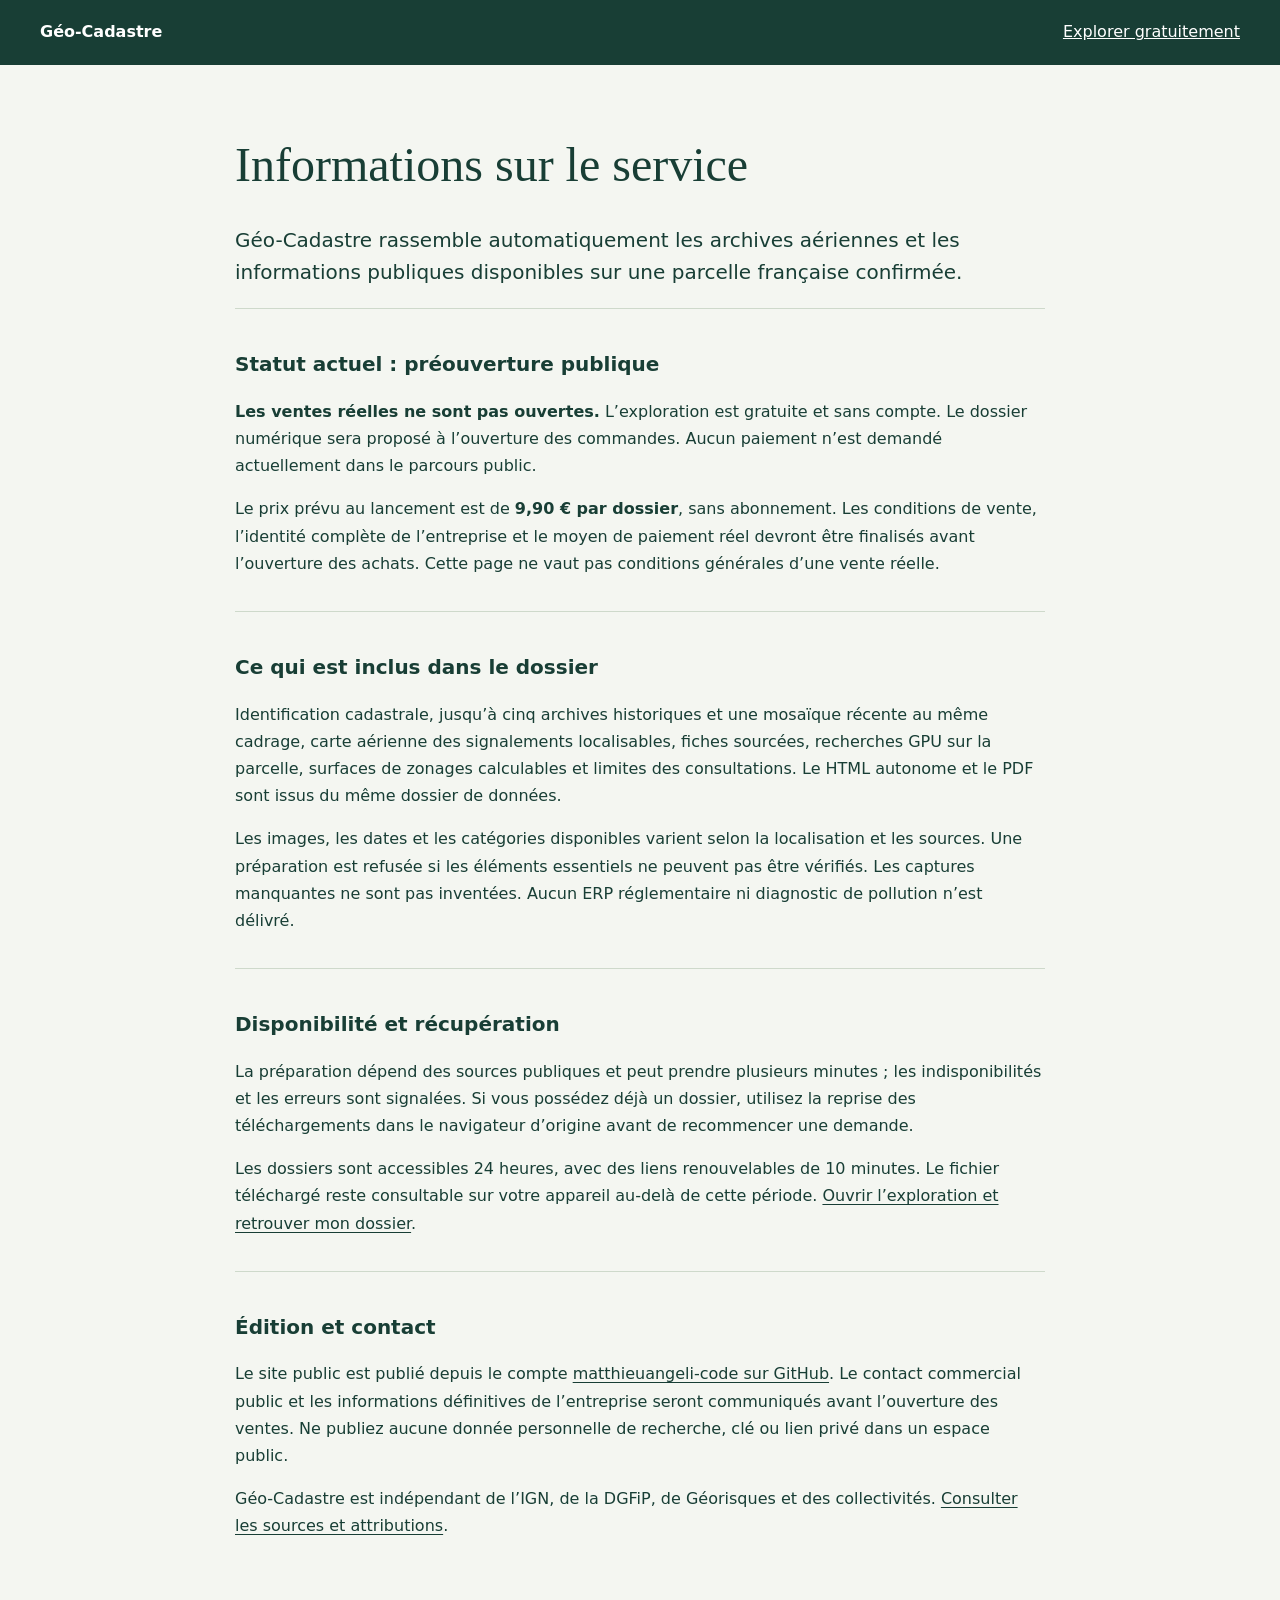
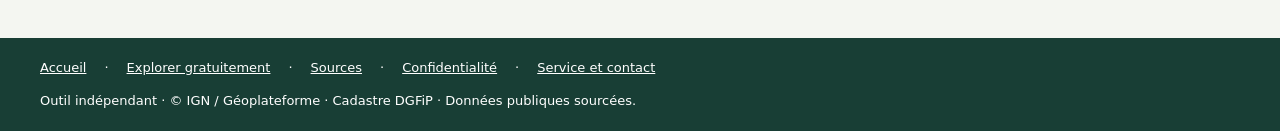
<file: docs/service.html>
<!doctype html><html lang="fr"><head><meta charset="utf-8"><meta name="viewport" content="width=device-width,initial-scale=1"><title>Informations sur le service — Géo-Cadastre</title><meta name="description" content="Disponibilité, prix prévu, parcours de préouverture et informations sur le service Géo-Cadastre."><meta name="theme-color" content="#173e35"><link rel="canonical" href="https://matthieuangeli-code.github.io/satellite-timeline-viewer/service.html"><link rel="stylesheet" href="./assets/sitehistory.css?v=20261020-release"></head><body><a class="skip" href="#contenu">Aller au contenu</a><header><a href="./" class="brand">Géo-Cadastre</a><a href="./demo.html">Explorer gratuitement</a></header><main id="contenu" class="info-page"><h1>Informations sur le service</h1><p class="intro-copy">Géo-Cadastre rassemble automatiquement les archives aériennes et les informations publiques disponibles sur une parcelle française confirmée.</p>
<section><h2>Statut actuel : préouverture publique</h2><p><b>Les ventes réelles ne sont pas ouvertes.</b> L’exploration est gratuite et sans compte. Le dossier numérique sera proposé à l’ouverture des commandes. Aucun paiement n’est demandé actuellement dans le parcours public.</p><p>Le prix prévu au lancement est de <b>9,90 € par dossier</b>, sans abonnement. Les conditions de vente, l’identité complète de l’entreprise et le moyen de paiement réel devront être finalisés avant l’ouverture des achats. Cette page ne vaut pas conditions générales d’une vente réelle.</p></section>
<section><h2>Ce qui est inclus dans le dossier</h2><p>Identification cadastrale, jusqu’à cinq archives historiques et une mosaïque récente au même cadrage, carte aérienne des signalements localisables, fiches sourcées, recherches GPU sur la parcelle, surfaces de zonages calculables et limites des consultations. Le HTML autonome et le PDF sont issus du même dossier de données.</p><p>Les images, les dates et les catégories disponibles varient selon la localisation et les sources. Une préparation est refusée si les éléments essentiels ne peuvent pas être vérifiés. Les captures manquantes ne sont pas inventées. Aucun ERP réglementaire ni diagnostic de pollution n’est délivré.</p></section>
<section><h2>Disponibilité et récupération</h2><p>La préparation dépend des sources publiques et peut prendre plusieurs minutes ; les indisponibilités et les erreurs sont signalées. Si vous possédez déjà un dossier, utilisez la reprise des téléchargements dans le navigateur d’origine avant de recommencer une demande.</p><p>Les dossiers sont accessibles 24 heures, avec des liens renouvelables de 10 minutes. Le fichier téléchargé reste consultable sur votre appareil au-delà de cette période. <a href="./demo.html">Ouvrir l’exploration et retrouver mon dossier</a>.</p></section>
<section id="contact"><h2>Édition et contact</h2><p>Le site public est publié depuis le compte <a href="https://github.com/matthieuangeli-code">matthieuangeli-code sur GitHub</a>. Le contact commercial public et les informations définitives de l’entreprise seront communiqués avant l’ouverture des ventes. Ne publiez aucune donnée personnelle de recherche, clé ou lien privé dans un espace public.</p><p>Géo-Cadastre est indépendant de l’IGN, de la DGFiP, de Géorisques et des collectivités. <a href="./sources.html">Consulter les sources et attributions</a>.</p></section></main><footer><nav aria-label="Navigation"><a href="./">Accueil</a> · <a href="./demo.html">Explorer gratuitement</a> · <a href="./sources.html">Sources</a> · <a href="./confidentialite.html">Confidentialité</a> · <a href="./service.html">Service et contact</a></nav><p>Outil indépendant · © IGN / Géoplateforme · Cadastre DGFiP · Données publiques sourcées.</p></footer></body></html>
</file>
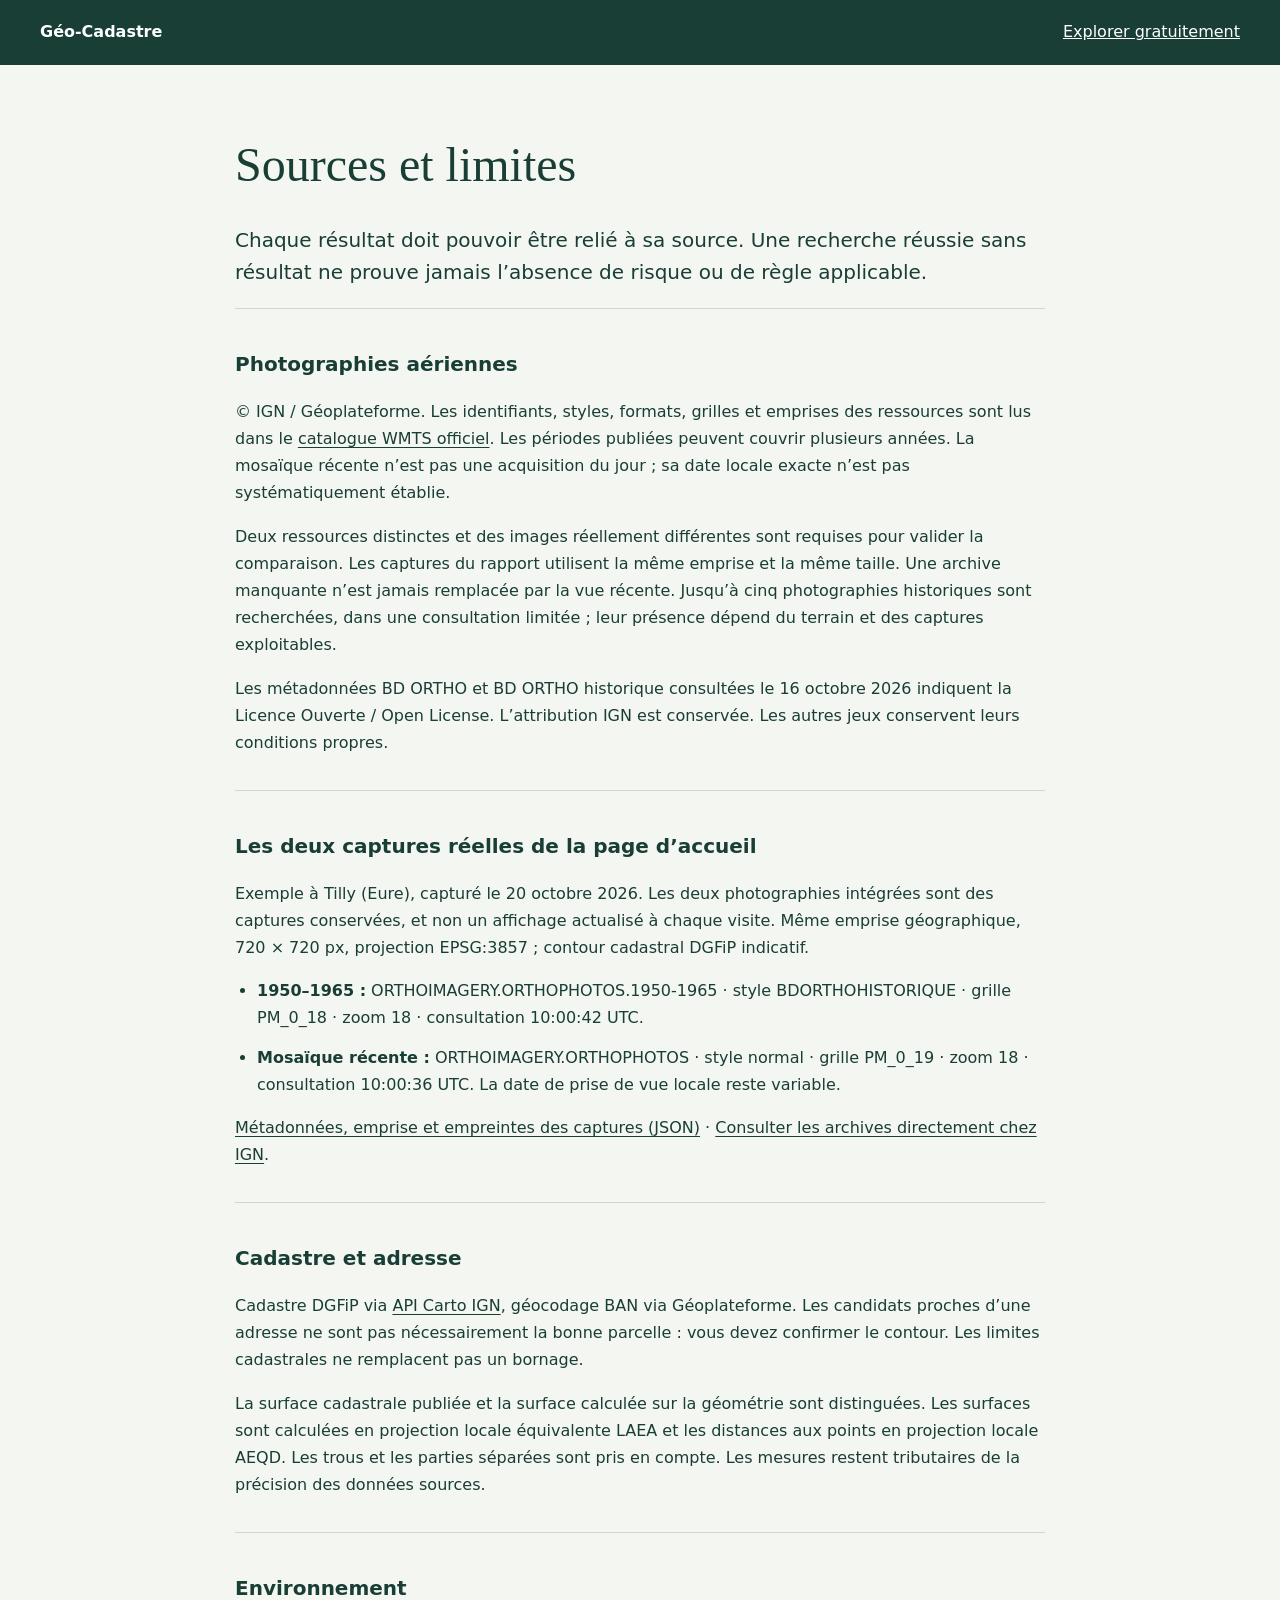
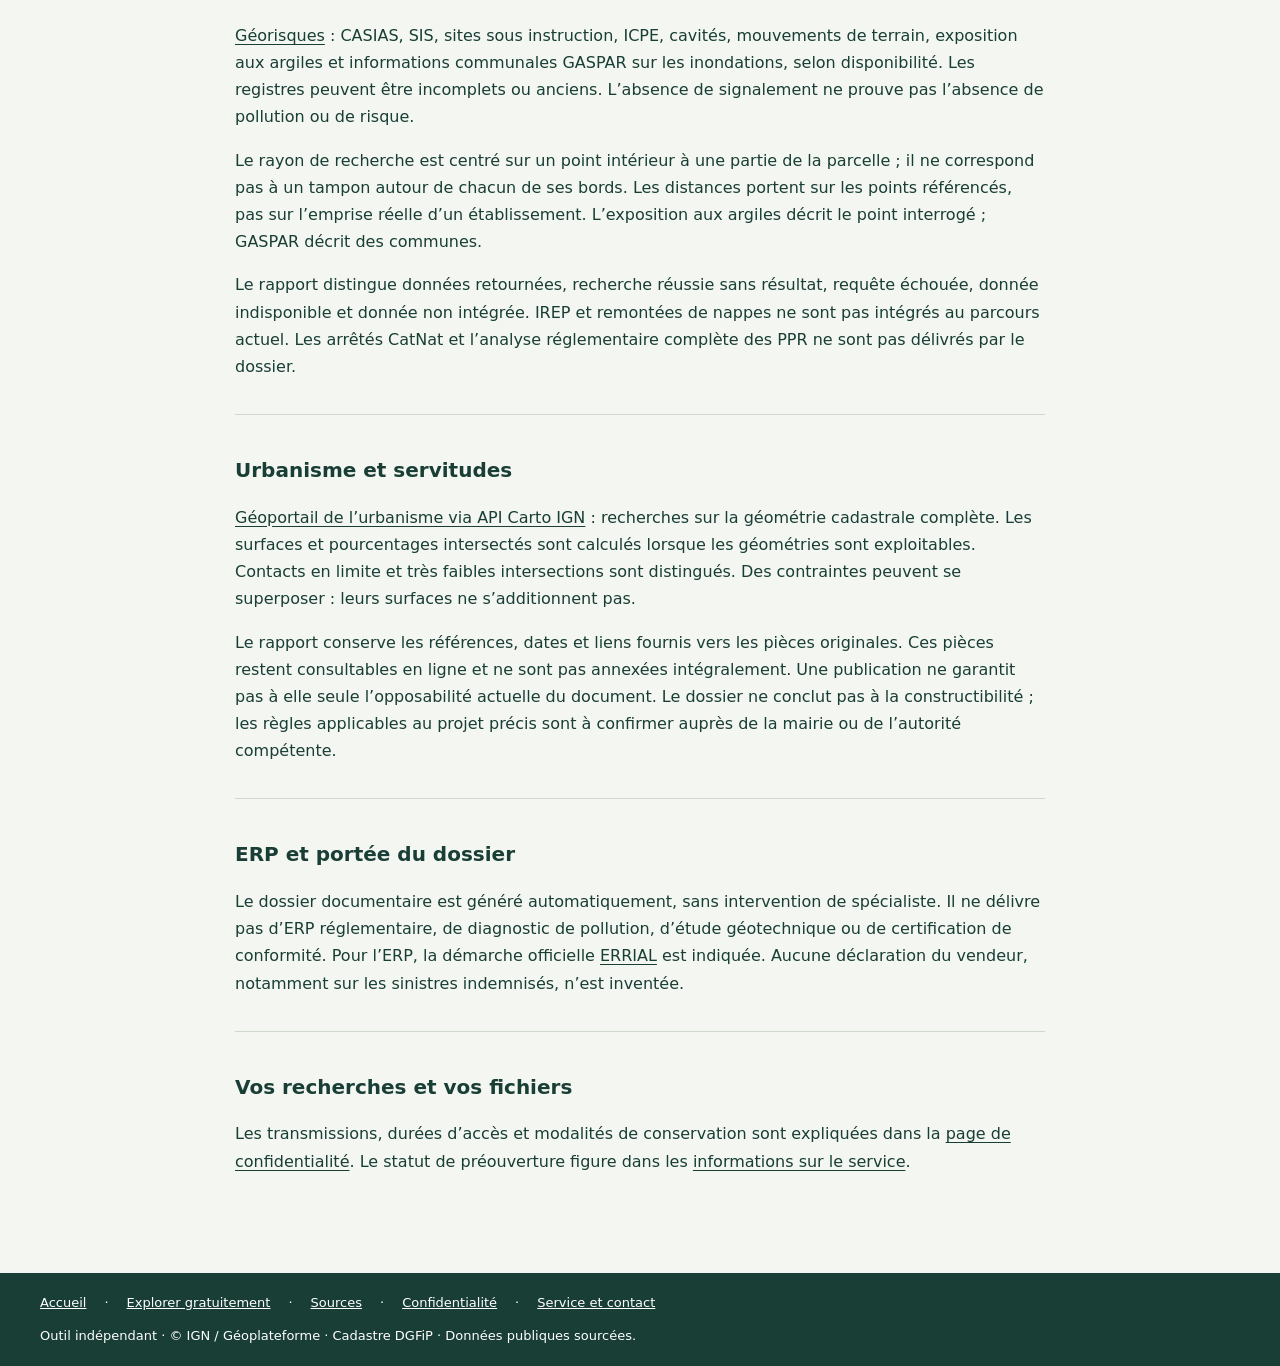
<file: docs/sources.html>
<!doctype html><html lang="fr"><head><meta charset="utf-8"><meta name="viewport" content="width=device-width,initial-scale=1"><title>Sources et limites — Géo-Cadastre</title><meta name="description" content="Provenance des images IGN, du cadastre, des données Géorisques et des documents d’urbanisme, méthodes de mesure et limites du rapport."><meta name="theme-color" content="#173e35"><link rel="canonical" href="https://matthieuangeli-code.github.io/satellite-timeline-viewer/sources.html"><link rel="stylesheet" href="./assets/sitehistory.css?v=20261020-release"></head><body><a class="skip" href="#contenu">Aller au contenu</a><header><a href="./" class="brand">Géo-Cadastre</a><a href="./demo.html">Explorer gratuitement</a></header><main id="contenu" class="info-page"><h1>Sources et limites</h1><p class="intro-copy">Chaque résultat doit pouvoir être relié à sa source. Une recherche réussie sans résultat ne prouve jamais l’absence de risque ou de règle applicable.</p>
<section><h2>Photographies aériennes</h2><p>© IGN / Géoplateforme. Les identifiants, styles, formats, grilles et emprises des ressources sont lus dans le <a href="https://data.geopf.fr/wmts?SERVICE=WMTS&amp;REQUEST=GetCapabilities">catalogue WMTS officiel</a>. Les périodes publiées peuvent couvrir plusieurs années. La mosaïque récente n’est pas une acquisition du jour ; sa date locale exacte n’est pas systématiquement établie.</p><p>Deux ressources distinctes et des images réellement différentes sont requises pour valider la comparaison. Les captures du rapport utilisent la même emprise et la même taille. Une archive manquante n’est jamais remplacée par la vue récente. Jusqu’à cinq photographies historiques sont recherchées, dans une consultation limitée ; leur présence dépend du terrain et des captures exploitables.</p><p>Les métadonnées BD ORTHO et BD ORTHO historique consultées le 16 octobre 2026 indiquent la Licence Ouverte / Open License. L’attribution IGN est conservée. Les autres jeux conservent leurs conditions propres.</p></section>
<section id="exemple"><h2>Les deux captures réelles de la page d’accueil</h2><p>Exemple à Tilly (Eure), capturé le 20 octobre 2026. Les deux photographies intégrées sont des captures conservées, et non un affichage actualisé à chaque visite. Même emprise géographique, 720 × 720 px, projection EPSG:3857 ; contour cadastral DGFiP indicatif.</p><ul class="info-list"><li><b>1950–1965 :</b> ORTHOIMAGERY.ORTHOPHOTOS.1950-1965 · style BDORTHOHISTORIQUE · grille PM_0_18 · zoom 18 · consultation 10:00:42 UTC.</li><li><b>Mosaïque récente :</b> ORTHOIMAGERY.ORTHOPHOTOS · style normal · grille PM_0_19 · zoom 18 · consultation 10:00:36 UTC. La date de prise de vue locale reste variable.</li></ul><p><a href="./assets/example-imagery.json">Métadonnées, emprise et empreintes des captures (JSON)</a> · <a href="https://remonterletemps.ign.fr/" rel="noreferrer">Consulter les archives directement chez IGN</a>.</p></section>
<section><h2>Cadastre et adresse</h2><p>Cadastre DGFiP via <a href="https://apicarto.ign.fr/api/doc/cadastre">API Carto IGN</a>, géocodage BAN via Géoplateforme. Les candidats proches d’une adresse ne sont pas nécessairement la bonne parcelle : vous devez confirmer le contour. Les limites cadastrales ne remplacent pas un bornage.</p><p>La surface cadastrale publiée et la surface calculée sur la géométrie sont distinguées. Les surfaces sont calculées en projection locale équivalente LAEA et les distances aux points en projection locale AEQD. Les trous et les parties séparées sont pris en compte. Les mesures restent tributaires de la précision des données sources.</p></section>
<section><h2>Environnement</h2><p><a href="https://www.georisques.gouv.fr/">Géorisques</a> : CASIAS, SIS, sites sous instruction, ICPE, cavités, mouvements de terrain, exposition aux argiles et informations communales GASPAR sur les inondations, selon disponibilité. Les registres peuvent être incomplets ou anciens. L’absence de signalement ne prouve pas l’absence de pollution ou de risque.</p><p>Le rayon de recherche est centré sur un point intérieur à une partie de la parcelle ; il ne correspond pas à un tampon autour de chacun de ses bords. Les distances portent sur les points référencés, pas sur l’emprise réelle d’un établissement. L’exposition aux argiles décrit le point interrogé ; GASPAR décrit des communes.</p><p>Le rapport distingue données retournées, recherche réussie sans résultat, requête échouée, donnée indisponible et donnée non intégrée. IREP et remontées de nappes ne sont pas intégrés au parcours actuel. Les arrêtés CatNat et l’analyse réglementaire complète des PPR ne sont pas délivrés par le dossier.</p></section>
<section><h2>Urbanisme et servitudes</h2><p><a href="https://apicarto.ign.fr/api/doc/gpu">Géoportail de l’urbanisme via API Carto IGN</a> : recherches sur la géométrie cadastrale complète. Les surfaces et pourcentages intersectés sont calculés lorsque les géométries sont exploitables. Contacts en limite et très faibles intersections sont distingués. Des contraintes peuvent se superposer : leurs surfaces ne s’additionnent pas.</p><p>Le rapport conserve les références, dates et liens fournis vers les pièces originales. Ces pièces restent consultables en ligne et ne sont pas annexées intégralement. Une publication ne garantit pas à elle seule l’opposabilité actuelle du document. Le dossier ne conclut pas à la constructibilité ; les règles applicables au projet précis sont à confirmer auprès de la mairie ou de l’autorité compétente.</p></section>
<section><h2>ERP et portée du dossier</h2><p>Le dossier documentaire est généré automatiquement, sans intervention de spécialiste. Il ne délivre pas d’ERP réglementaire, de diagnostic de pollution, d’étude géotechnique ou de certification de conformité. Pour l’ERP, la démarche officielle <a href="https://errial.georisques.gouv.fr/">ERRIAL</a> est indiquée. Aucune déclaration du vendeur, notamment sur les sinistres indemnisés, n’est inventée.</p></section>
<section id="vie-privee"><h2>Vos recherches et vos fichiers</h2><p>Les transmissions, durées d’accès et modalités de conservation sont expliquées dans la <a href="./confidentialite.html">page de confidentialité</a>. Le statut de préouverture figure dans les <a href="./service.html">informations sur le service</a>.</p></section></main><footer><nav aria-label="Navigation"><a href="./">Accueil</a> · <a href="./demo.html">Explorer gratuitement</a> · <a href="./sources.html">Sources</a> · <a href="./confidentialite.html">Confidentialité</a> · <a href="./service.html">Service et contact</a></nav><p>Outil indépendant · © IGN / Géoplateforme · Cadastre DGFiP · Données publiques sourcées.</p></footer></body></html>
</file>
<file: docs/assets/sitehistory.css>
:root{font:16px/1.55 system-ui,sans-serif;color:#183e35;background:#f4f6f1}*{box-sizing:border-box}body{margin:0}header,footer{padding:20px max(20px,calc((100vw - 1200px)/2));background:#183e35;color:white}header{display:flex;justify-content:space-between;gap:20px}a{color:inherit}main{max-width:1240px;margin:auto;padding:24px 20px}h1{font:42px/1.15 Georgia,serif}h2{font-size:20px}form,.toolbar{display:flex;flex-wrap:wrap;gap:12px;align-items:end;margin:16px 0}label{display:block}input,select,button{font:inherit;padding:10px;border:1px solid #9bac9e;border-radius:6px;max-width:100%}input:not([type=checkbox]){display:block;width:350px}button{background:#1b5946;color:white;cursor:pointer}button:disabled{opacity:.5;cursor:default}select{display:block}#status,.report{background:#fff;padding:16px;border:1px solid #d1ddce;border-radius:8px}#status.failed{background:#ffeadf}.comparison{display:grid;grid-template-columns:1fr 1fr;gap:16px}.comparison section{min-width:0}.stage{height:420px;position:relative;border:1px solid #b4c3b5}.map{height:100%;width:100%;background:#d7ddd5}.unavailable{position:absolute;inset:0;background:#f5f5efee;z-index:600;display:flex;align-items:center;justify-content:center;text-align:center;padding:50px;pointer-events:none;margin:0}.unavailable[hidden]{display:none}.source{font-size:12px;overflow-wrap:anywhere;min-height:65px}.toolbar{margin-top:26px}.report{margin:24px 0}.report button{margin:6px}footer{font-size:13px}.leaflet-container{font:13px system-ui}#delivery a{display:inline-block;padding:12px}#address-choices button{margin:5px}#parcel{white-space:pre-line}@media(max-width:700px){.comparison{grid-template-columns:1fr}.stage{height:340px}header{font-size:13px}h1{font-size:34px}form label{width:100%}input:not([type=checkbox]){width:100%}main{padding:18px 12px}}
.official-help{padding:16px;border-left:4px solid #1b5946;background:#e6efdf}.official-help a{font-weight:750}

#report-status[data-state="preparing"]{background:#eef4df;border-left:4px solid #527225;padding:12px}#report-status[data-state="failed"]{background:#ffeadf;border-left:4px solid #a93b19;padding:12px}#report-status[data-state="ready"]{background:#e5f4e8;border-left:4px solid #1b5946;padding:12px}#report-elapsed{font-variant-numeric:tabular-nums}button[aria-busy="true"]{opacity:.8}

#checkout-status:empty{display:none}#checkout-status[data-state="opening"],#checkout-status[data-state="ready"]{background:#e5f4e8;border-left:4px solid #1b5946;padding:12px}#checkout-status[data-state="failed"]{background:#ffeadf;border-left:4px solid #a93b19;padding:12px}#checkout-link:not([hidden]){display:inline-block;padding:12px;background:#1b5946;color:white;border-radius:6px}

html{scroll-padding-top:18px}a,button,input,select,summary{-webkit-tap-highlight-color:transparent}:focus-visible{outline:3px solid #b37a10;outline-offset:3px}.skip{position:absolute;left:-9999px;top:8px;background:white;color:#173e35;padding:10px 16px;z-index:1000}.skip:focus{left:12px}.brand{font-weight:750;text-decoration:none}.info-page{max-width:850px;line-height:1.7;padding-top:40px;padding-bottom:64px}.info-page h1{font-size:clamp(32px,6vw,48px)}.info-page h2{margin-top:32px}.intro-copy{font-size:20px;line-height:1.6}.info-page section{border-top:1px solid #ced9cb;padding:6px 0 18px}.info-list{padding-left:22px}.info-list li{margin:12px 0}.info-page p,.info-list li{overflow-wrap:anywhere}.info-page a{text-underline-offset:3px}.sandbox-help{border:1px solid #c7d6c2;padding:14px 18px;margin:18px 0}.sandbox-help summary{cursor:pointer;font-weight:700}.sandbox-help p{margin-bottom:0}footer nav{display:flex;flex-wrap:wrap;gap:10px 18px}footer p{margin-bottom:0}header a:focus-visible,footer a:focus-visible{outline-color:#f3b73a}@media(max-width:380px){header{flex-wrap:wrap}.info-page{padding-top:24px}}
</file>
